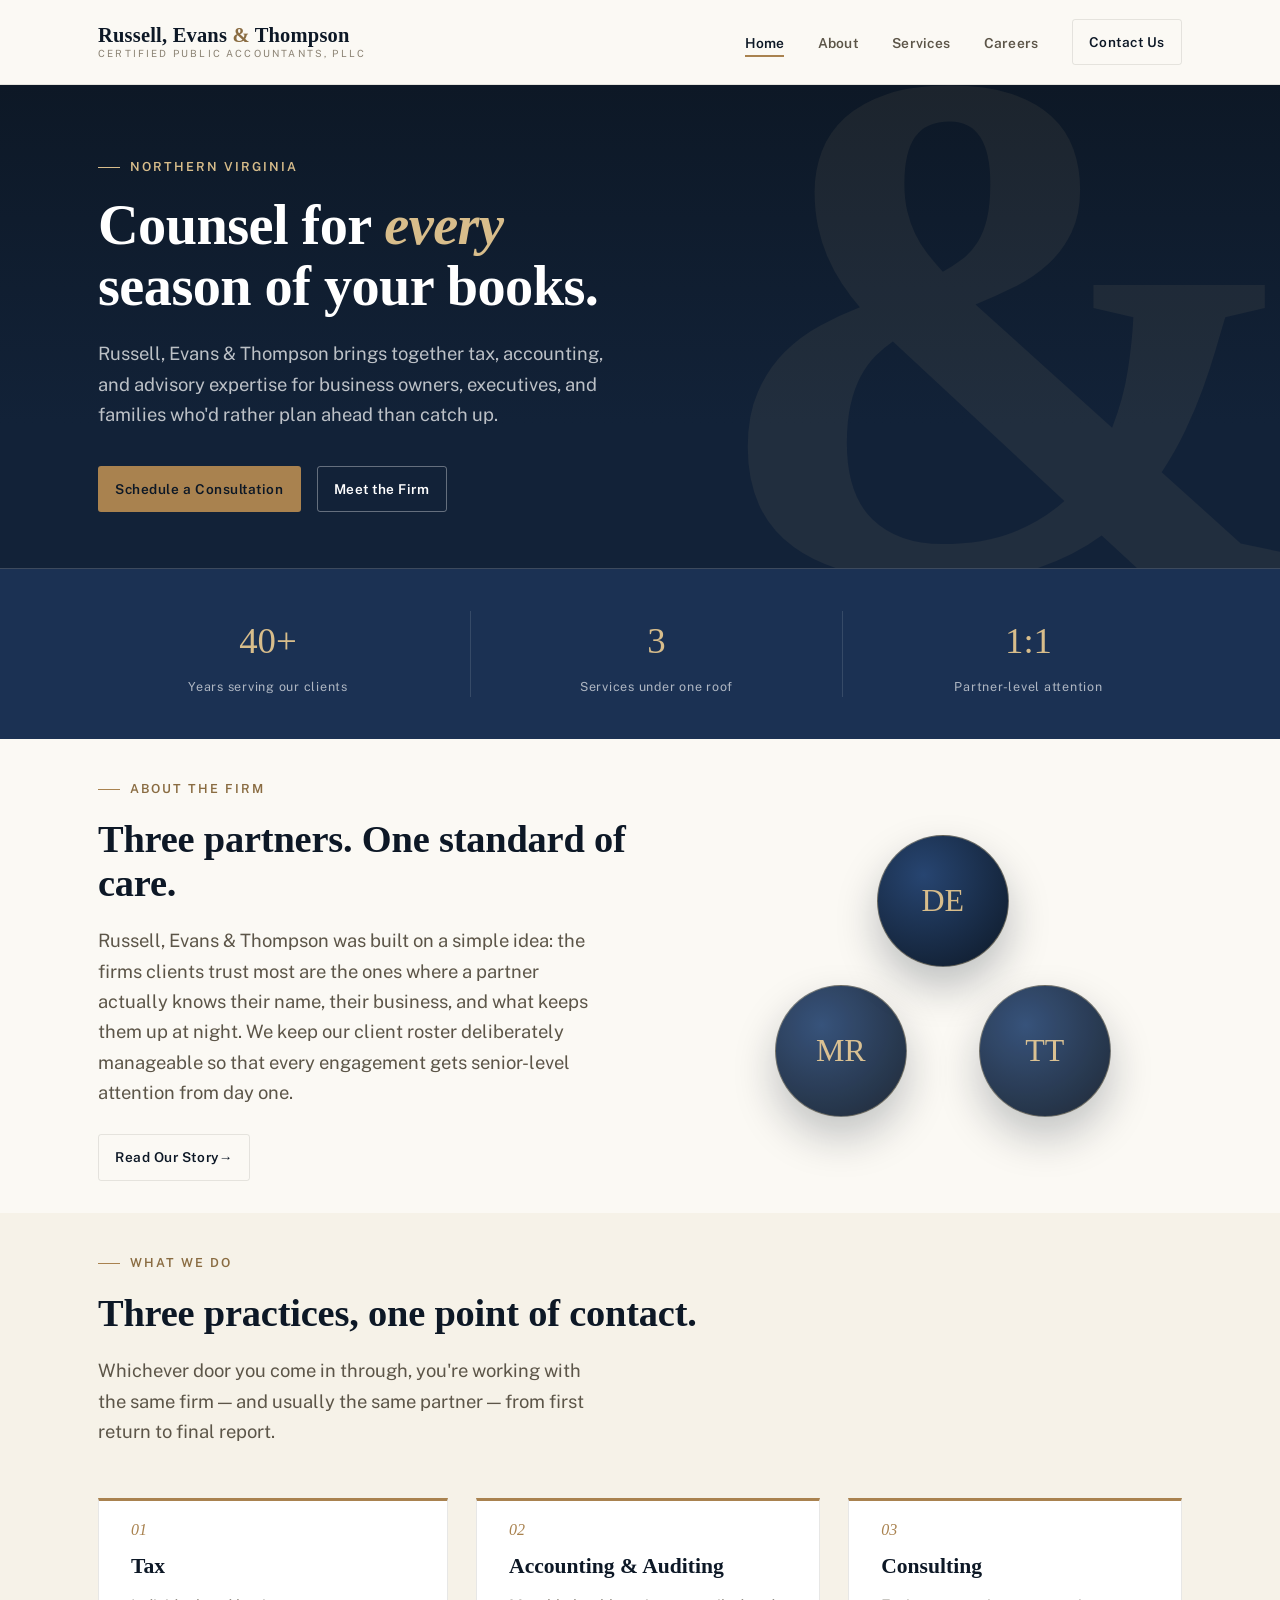
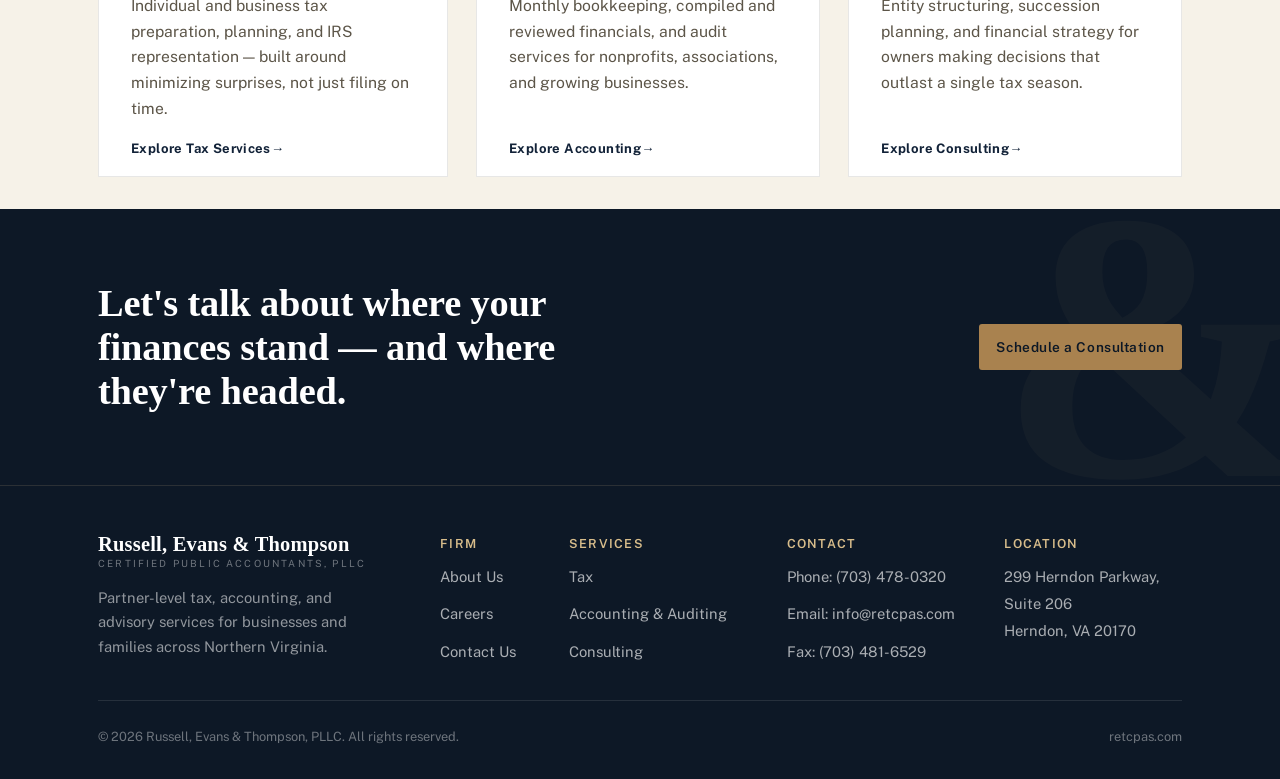
<file: index.html>
<!DOCTYPE html>
<html lang="en">
<head>
<meta charset="UTF-8">
<meta name="viewport" content="width=device-width, initial-scale=1.0">
<title>Russell, Evans & Thompson, PLLC | Certified Public Accountants</title>
<meta name="description" content="Tax, accounting, auditing, and advisory services built on decades of steady, personal counsel.">
<link rel="preconnect" href="https://fonts.googleapis.com">
<link rel="preconnect" href="https://fonts.gstatic.com" crossorigin>
<link href="https://fonts.googleapis.com/css2?family=Fraunces:ital,wght@0,500;0,600;1,500&family=Public+Sans:wght@400;500;600;700&display=swap" rel="stylesheet">
<link rel="stylesheet" href="css/style.css">
</head>
<body>

<header class="site-header">
  <div class="container">
    <a href="index.html" class="logo">
      <span class="logo-name">Russell, Evans <span>&amp;</span> Thompson</span>
      <span class="logo-sub">Certified Public Accountants, PLLC</span>
    </a>
    <nav class="main-nav">
      <ul>
        <li><a class="nav-link" href="index.html">Home</a></li>
        <li><a class="nav-link" href="about.html">About</a></li>
        <li class="has-dropdown">
          <a class="nav-link" href="tax.html">Services</a>
          <div class="dropdown">
            <a href="tax.html">Tax</a>
            <a href="accounting-auditing.html">Accounting &amp; Auditing</a>
            <a href="consulting.html">Consulting</a>
          </div>
        </li>
        <li><a class="nav-link" href="careers.html">Careers</a></li>
      </ul>
      <a href="contact.html" class="btn btn-outline-dark nav-cta">Contact Us</a>
    </nav>
    <button class="nav-toggle" aria-label="Toggle menu" aria-expanded="false"><span></span></button>
  </div>
</header>

<section class="hero">
  <span class="hero-amp" aria-hidden="true">&amp;</span>
  <div class="container">
    <div class="hero-content">
      <span class="eyebrow hero-eyebrow"> Northern Virginia</span>
      <h1>Counsel for <em>every</em><br>season of your books.</h1>
      <p class="lede">Russell, Evans &amp; Thompson brings together tax, accounting, and advisory expertise for business owners, executives, and families who'd rather plan ahead than catch up.</p>
      <div class="hero-actions">
        <a href="contact.html" class="btn btn-primary">Schedule a Consultation</a>
        <a href="about.html" class="btn btn-outline">Meet the Firm</a>
      </div>
    </div>
  </div>
</section>

<div class="stat-strip">
  <div class="container">
    <div class="stat">
      <span class="num">40+</span>
      <span class="label">Years serving our clients</span>
    </div>
    <div class="stat">
      <span class="num">3</span>
      <span class="label">Services under one roof</span>
    </div>
    <div class="stat">
      <span class="num">1:1</span>
      <span class="label">Partner-level attention</span>
    </div>
  </div>
</div>

<section>
  <div class="container two-col">
    <div>
      <span class="eyebrow">About the Firm</span>
      <h2 style="margin: 1.1rem 0 1.3rem;">Three partners. One standard of care.</h2>
      <p class="lede" style="margin-bottom: 1.6rem;">Russell, Evans &amp; Thompson was built on a simple idea: the firms clients trust most are the ones where a partner actually knows their name, their business, and what keeps them up at night. We keep our client roster deliberately manageable so that every engagement gets senior-level attention from day one.</p>
      <a href="about.html" class="btn btn-outline-dark btn-arrow">Read Our Story</a>
    </div>
    <div class="monogram-trio" aria-hidden="true">
      <div class="monogram">MR</div>
      <div class="monogram">DE</div>
      <div class="monogram">TT</div>
    </div>
  </div>
</section>

<section class="section-cream">
  <div class="container">
    <div class="section-head">
      <span class="eyebrow">What We Do</span>
      <h2 style="margin: 1.1rem 0 1.3rem;">Three practices, one point of contact.</h2>
      <p class="lede">Whichever door you come in through, you're working with the same firm — and usually the same partner — from first return to final report.</p>
    </div>
    <div class="card-grid">
      <div class="service-card">
        <span class="index">01</span>
        <h3>Tax</h3>
        <p>Individual and business tax preparation, planning, and IRS representation — built around minimizing surprises, not just filing on time.</p>
        <a href="tax.html" class="card-link">Explore Tax Services</a>
      </div>
      <div class="service-card">
        <span class="index">02</span>
        <h3>Accounting &amp; Auditing</h3>
        <p>Monthly bookkeeping, compiled and reviewed financials, and audit services for nonprofits, associations, and growing businesses.</p>
        <a href="accounting-auditing.html" class="card-link">Explore Accounting</a>
      </div>
      <div class="service-card">
        <span class="index">03</span>
        <h3>Consulting</h3>
        <p>Entity structuring, succession planning, and financial strategy for owners making decisions that outlast a single tax season.</p>
        <a href="consulting.html" class="card-link">Explore Consulting</a>
      </div>
    </div>
  </div>
</section>
<!-- 
<section>
  <div class="container">
    <div class="section-head">
      <span class="eyebrow">Leadership</span>
      <h2 style="margin: 1.1rem 0 1.3rem;">Meet the Partners</h2>
    </div>
    <div class="team-grid">
      <div class="team-card">
        <div class="avatar">MR</div>
        <h4>Margaret Russell</h4>
        <span class="role">Managing Partner</span>
        <p class="bio">Leads the firm's tax practice with a focus on closely held businesses and multi-generational family planning.</p>
        <span class="creds">CPA</span>
      </div>
      <div class="team-card">
        <div class="avatar">DE</div>
        <h4>David Evans</h4>
        <span class="role">Partner, Audit &amp; Assurance</span>
        <p class="bio">Oversees audit and review engagements for nonprofits, associations, and privately held companies.</p>
        <span class="creds">CPA, CFE</span>
      </div>
      <div class="team-card">
        <div class="avatar">TT</div>
        <h4>Thomas Thompson</h4>
        <span class="role">Partner, Advisory</span>
        <p class="bio">Advises owners on entity structure, succession, and the financial decisions that shape a business's next decade.</p>
        <span class="creds">CPA, CVA</span>
      </div>
    </div>
    <p style="text-align:center; margin-top: 2.6rem;"><a href="about.html" class="btn btn-outline-dark btn-arrow">Meet the Full Team</a></p>
  </div>
</section> -->

<section class="cta-banner">
  <span class="hero-amp" aria-hidden="true" style="font-size: 24rem; opacity: 0.5;">&amp;</span>
  <div class="container">
    <h2>Let's talk about where your finances stand — and where they're headed.</h2>
    <a href="contact.html" class="btn btn-primary">Schedule a Consultation</a>
  </div>
</section>

<footer class="site-footer">
  <div class="container">
    <div class="footer-grid">
      <div>
        <a href="index.html" class="logo">
          <span class="logo-name">Russell, Evans &amp; Thompson</span>
          <span class="logo-sub">Certified Public Accountants, PLLC</span>
        </a>
        <p class="footer-about">Partner-level tax, accounting, and advisory services for businesses and families across Northern Virginia.</p>
      </div>
      <div class="footer-col">
        <h4>Firm</h4>
        <ul>
          <li><a href="about.html">About Us</a></li>
          <li><a href="careers.html">Careers</a></li>
          <li><a href="contact.html">Contact Us</a></li>
        </ul>
      </div>
      <div class="footer-col">
        <h4>Services</h4>
        <ul>
          <li><a href="tax.html">Tax</a></li>
          <li><a href="accounting-auditing.html">Accounting &amp; Auditing</a></li>
          <li><a href="consulting.html">Consulting</a></li>
        </ul>
      </div>
      <div class="footer-col">
        <h4>Contact</h4>
        <ul>
          <li><a href="tel:7034780320">Phone: (703) 478-0320</a></li>
          <li><a href="mailto:info@retcpas.com">Email: info@retcpas.com</a></li>
          <li><a href="tel:7034816529">Fax: (703) 481-6529</a></li>
        </ul>
      </div>
      <div class="footer-col">
        <h4>Location</h4>
        <ul>
          <li><a href="https://maps.app.goo.gl/bE8forkSp5L4sg2X7" target="_blank" rel="noopener noreferrer">299 Herndon Parkway, Suite 206<br>Herndon, VA 20170</a></li>
        </ul>
      </div>
    </div>
    <div class="footer-bottom">
      <span>© 2026 Russell, Evans &amp; Thompson, PLLC. All rights reserved.</span>
      <span>retcpas.com</span>
    </div>
  </div>
</footer>

<script src="js/main.js"></script>
</body>
</html>
</file>
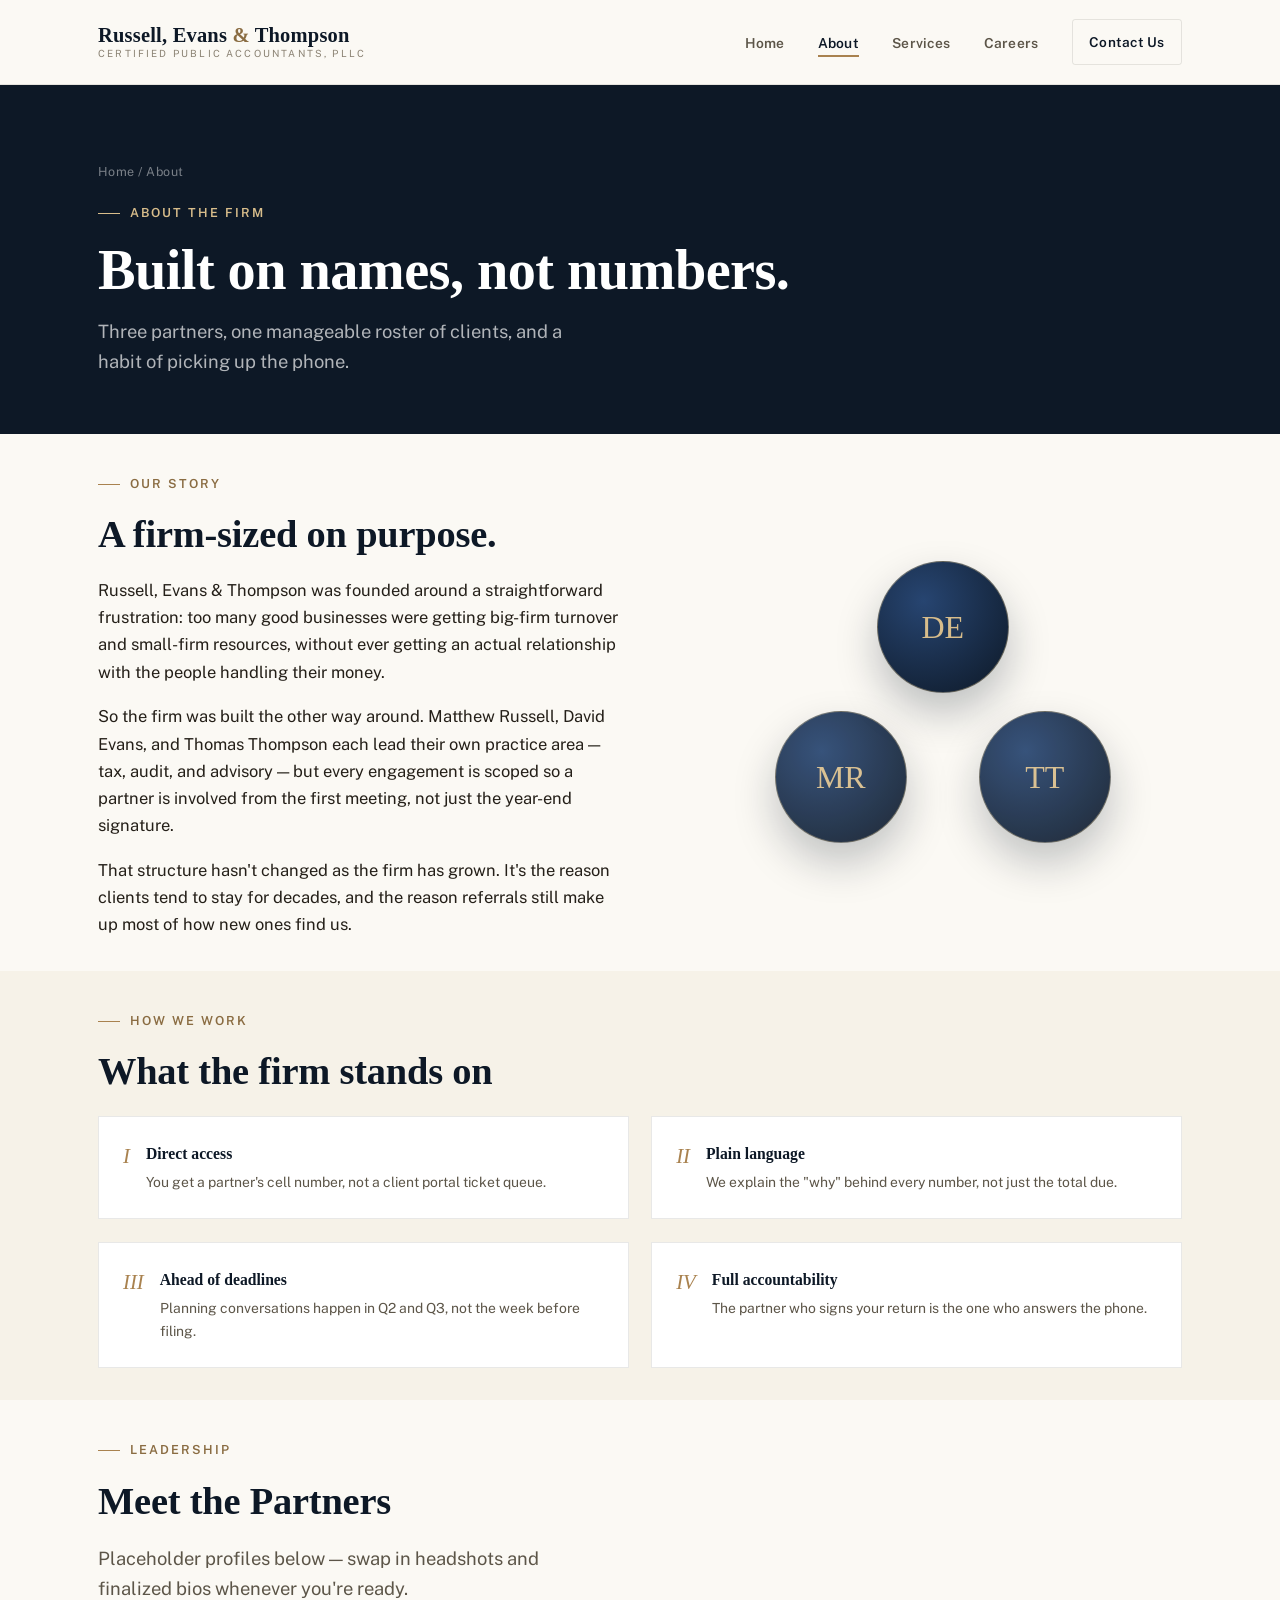
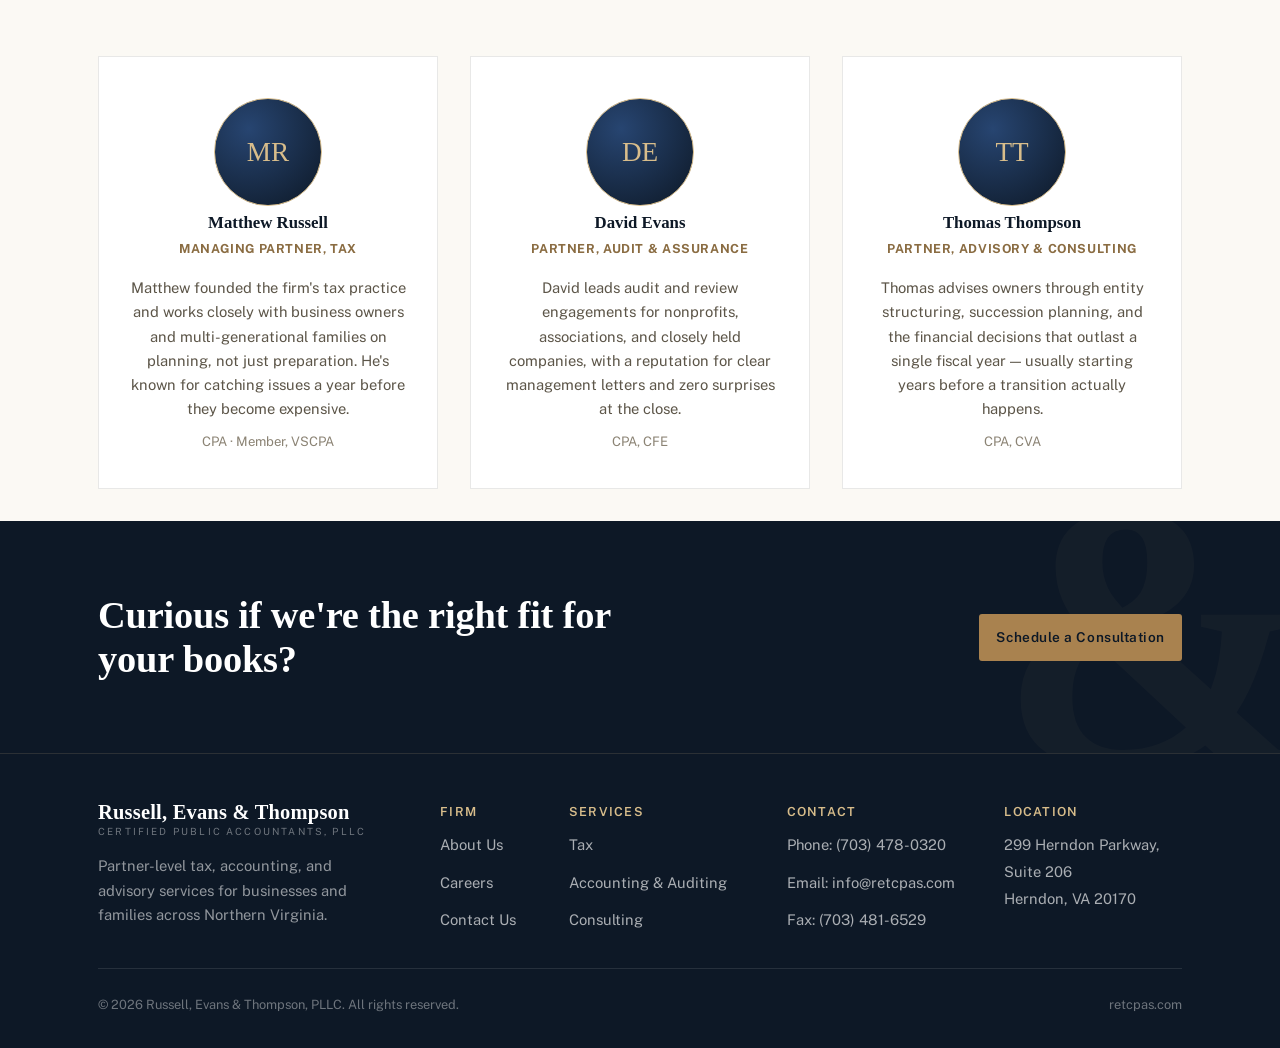
<file: about.html>
<!DOCTYPE html>
<html lang="en">
<head>
<meta charset="UTF-8">
<meta name="viewport" content="width=device-width, initial-scale=1.0">
<title>About Us | Russell, Evans & Thompson, PLLC</title>
<meta name="description" content="Meet the partners and learn the story behind Russell, Evans & Thompson, PLLC.">
<link rel="preconnect" href="https://fonts.googleapis.com">
<link rel="preconnect" href="https://fonts.gstatic.com" crossorigin>
<link href="https://fonts.googleapis.com/css2?family=Fraunces:ital,wght@0,500;0,600;1,500&family=Public+Sans:wght@400;500;600;700&display=swap" rel="stylesheet">
<link rel="stylesheet" href="css/style.css">
</head>
<body>

<header class="site-header">
  <div class="container">
    <a href="index.html" class="logo">
      <span class="logo-name">Russell, Evans <span>&amp;</span> Thompson</span>
      <span class="logo-sub">Certified Public Accountants, PLLC</span>
    </a>
    <nav class="main-nav">
      <ul>
        <li><a class="nav-link" href="index.html">Home</a></li>
        <li><a class="nav-link" href="about.html">About</a></li>
        <li class="has-dropdown">
          <a class="nav-link" href="tax.html">Services</a>
          <div class="dropdown">
            <a href="tax.html">Tax</a>
            <a href="accounting-auditing.html">Accounting &amp; Auditing</a>
            <a href="consulting.html">Consulting</a>
          </div>
        </li>
        <li><a class="nav-link" href="careers.html">Careers</a></li>
      </ul>
      <a href="contact.html" class="btn btn-outline-dark nav-cta">Contact Us</a>
    </nav>
    <button class="nav-toggle" aria-label="Toggle menu" aria-expanded="false"><span></span></button>
  </div>
</header>

<section class="page-hero">
  <div class="container">
    <span class="breadcrumb"><a href="index.html">Home</a> / About</span><br>
    <span class="eyebrow hero-eyebrow" style="margin-top:1.2rem;">About the Firm</span>
    <h1>Built on names, not numbers.</h1>
    <p class="lede">Three partners, one manageable roster of clients, and a habit of picking up the phone.</p>
  </div>
</section>

<section>
  <div class="container two-col">
    <div>
      <span class="eyebrow">Our Story</span>
      <h2 style="margin: 1.1rem 0 1.3rem;">A firm-sized on purpose.</h2>
      <p style="margin-bottom: 1.1rem;">Russell, Evans &amp; Thompson was founded around a straightforward frustration: too many good businesses were getting big-firm turnover and small-firm resources, without ever getting an actual relationship with the people handling their money.</p>
      <p style="margin-bottom: 1.1rem;">So the firm was built the other way around. Matthew Russell, David Evans, and Thomas Thompson each lead their own practice area — tax, audit, and advisory — but every engagement is scoped so a partner is involved from the first meeting, not just the year-end signature.</p>
      <p>That structure hasn't changed as the firm has grown. It's the reason clients tend to stay for decades, and the reason referrals still make up most of how new ones find us.</p>
    </div>
    <div class="monogram-trio" aria-hidden="true">
      <div class="monogram">MR</div>
      <div class="monogram">DE</div>
      <div class="monogram">TT</div>
    </div>
  </div>
</section>

<section class="section-cream">
  <div class="container">
    <div class="section-head" style="margin-bottom: 1.4rem;">
      <span class="eyebrow">How We Work</span>
      <h2 style="margin: 1.1rem 0 0;">What the firm stands on</h2>
    </div>
    <div class="perk-grid">
      <div class="perk-item">
        <span class="glyph">I</span>
        <div><h4>Direct access</h4><p>You get a partner's cell number, not a client portal ticket queue.</p></div>
      </div>
      <div class="perk-item">
        <span class="glyph">II</span>
        <div><h4>Plain language</h4><p>We explain the "why" behind every number, not just the total due.</p></div>
      </div>
      <div class="perk-item">
        <span class="glyph">III</span>
        <div><h4>Ahead of deadlines</h4><p>Planning conversations happen in Q2 and Q3, not the week before filing.</p></div>
      </div>
      <div class="perk-item">
        <span class="glyph">IV</span>
        <div><h4>Full accountability</h4><p>The partner who signs your return is the one who answers the phone.</p></div>
      </div>
    </div>
  </div>
</section>

<section>
  <div class="container">
    <div class="section-head">
      <span class="eyebrow">Leadership</span>
      <h2 style="margin: 1.1rem 0 1.3rem;">Meet the Partners</h2>
      <p class="lede">Placeholder profiles below — swap in headshots and finalized bios whenever you're ready.</p>
    </div>
    <div class="team-grid">
      <div class="team-card">
        <div class="avatar" style="margin: 0 auto 0.2rem;">MR</div>
        <h4>Matthew Russell</h4>
        <span class="role">Managing Partner, Tax</span>
        <p class="bio">Matthew founded the firm's tax practice and works closely with business owners and multi-generational families on planning, not just preparation. He's known for catching issues a year before they become expensive.</p>
        <span class="creds">CPA · Member, VSCPA</span>
      </div>
      <div class="team-card">
        <div class="avatar" style="margin: 0 auto 0.2rem;">DE</div>
        <h4>David Evans</h4>
        <span class="role">Partner, Audit &amp; Assurance</span>
        <p class="bio">David leads audit and review engagements for nonprofits, associations, and closely held companies, with a reputation for clear management letters and zero surprises at the close.</p>
        <span class="creds">CPA, CFE</span>
      </div>
      <div class="team-card">
        <div class="avatar" style="margin: 0 auto 0.2rem;">TT</div>
        <h4>Thomas Thompson</h4>
        <span class="role">Partner, Advisory &amp; Consulting</span>
        <p class="bio">Thomas advises owners through entity structuring, succession planning, and the financial decisions that outlast a single fiscal year — usually starting years before a transition actually happens.</p>
        <span class="creds">CPA, CVA</span>
      </div>
    </div>
  </div>
</section>

<section class="cta-banner">
  <span class="hero-amp" aria-hidden="true" style="font-size: 24rem; opacity: 0.5;">&amp;</span>
  <div class="container">
    <h2>Curious if we're the right fit for your books?</h2>
    <a href="contact.html" class="btn btn-primary">Schedule a Consultation</a>
  </div>
</section>

<footer class="site-footer">
  <div class="container">
    <div class="footer-grid">
      <div>
        <a href="index.html" class="logo">
          <span class="logo-name">Russell, Evans &amp; Thompson</span>
          <span class="logo-sub">Certified Public Accountants, PLLC</span>
        </a>
        <p class="footer-about">Partner-level tax, accounting, and advisory services for businesses and families across Northern Virginia.</p>
      </div>
      <div class="footer-col">
        <h4>Firm</h4>
        <ul>
          <li><a href="about.html">About Us</a></li>
          <li><a href="careers.html">Careers</a></li>
          <li><a href="contact.html">Contact Us</a></li>
        </ul>
      </div>
      <div class="footer-col">
        <h4>Services</h4>
        <ul>
          <li><a href="tax.html">Tax</a></li>
          <li><a href="accounting-auditing.html">Accounting &amp; Auditing</a></li>
          <li><a href="consulting.html">Consulting</a></li>
        </ul>
      </div>
      <div class="footer-col">
        <h4>Contact</h4>
        <ul>
          <li><a href="tel:7034780320">Phone: (703) 478-0320</a></li>
          <li><a href="mailto:info@retcpas.com">Email: info@retcpas.com</a></li>
          <li><a href="tel:7034816529">Fax: (703) 481-6529</a></li>
        </ul>
      </div>
      <div class="footer-col">
        <h4>Location</h4>
        <ul>
          <li><a href="https://maps.app.goo.gl/bE8forkSp5L4sg2X7" target="_blank" rel="noopener noreferrer">299 Herndon Parkway, Suite 206<br>Herndon, VA 20170</a></li>
        </ul>
      </div>
    </div>
    <div class="footer-bottom">
      <span>© 2026 Russell, Evans &amp; Thompson, PLLC. All rights reserved.</span>
      <span>retcpas.com</span>
    </div>
  </div>
</footer>

<script src="js/main.js"></script>
</body>
</html>
</file>
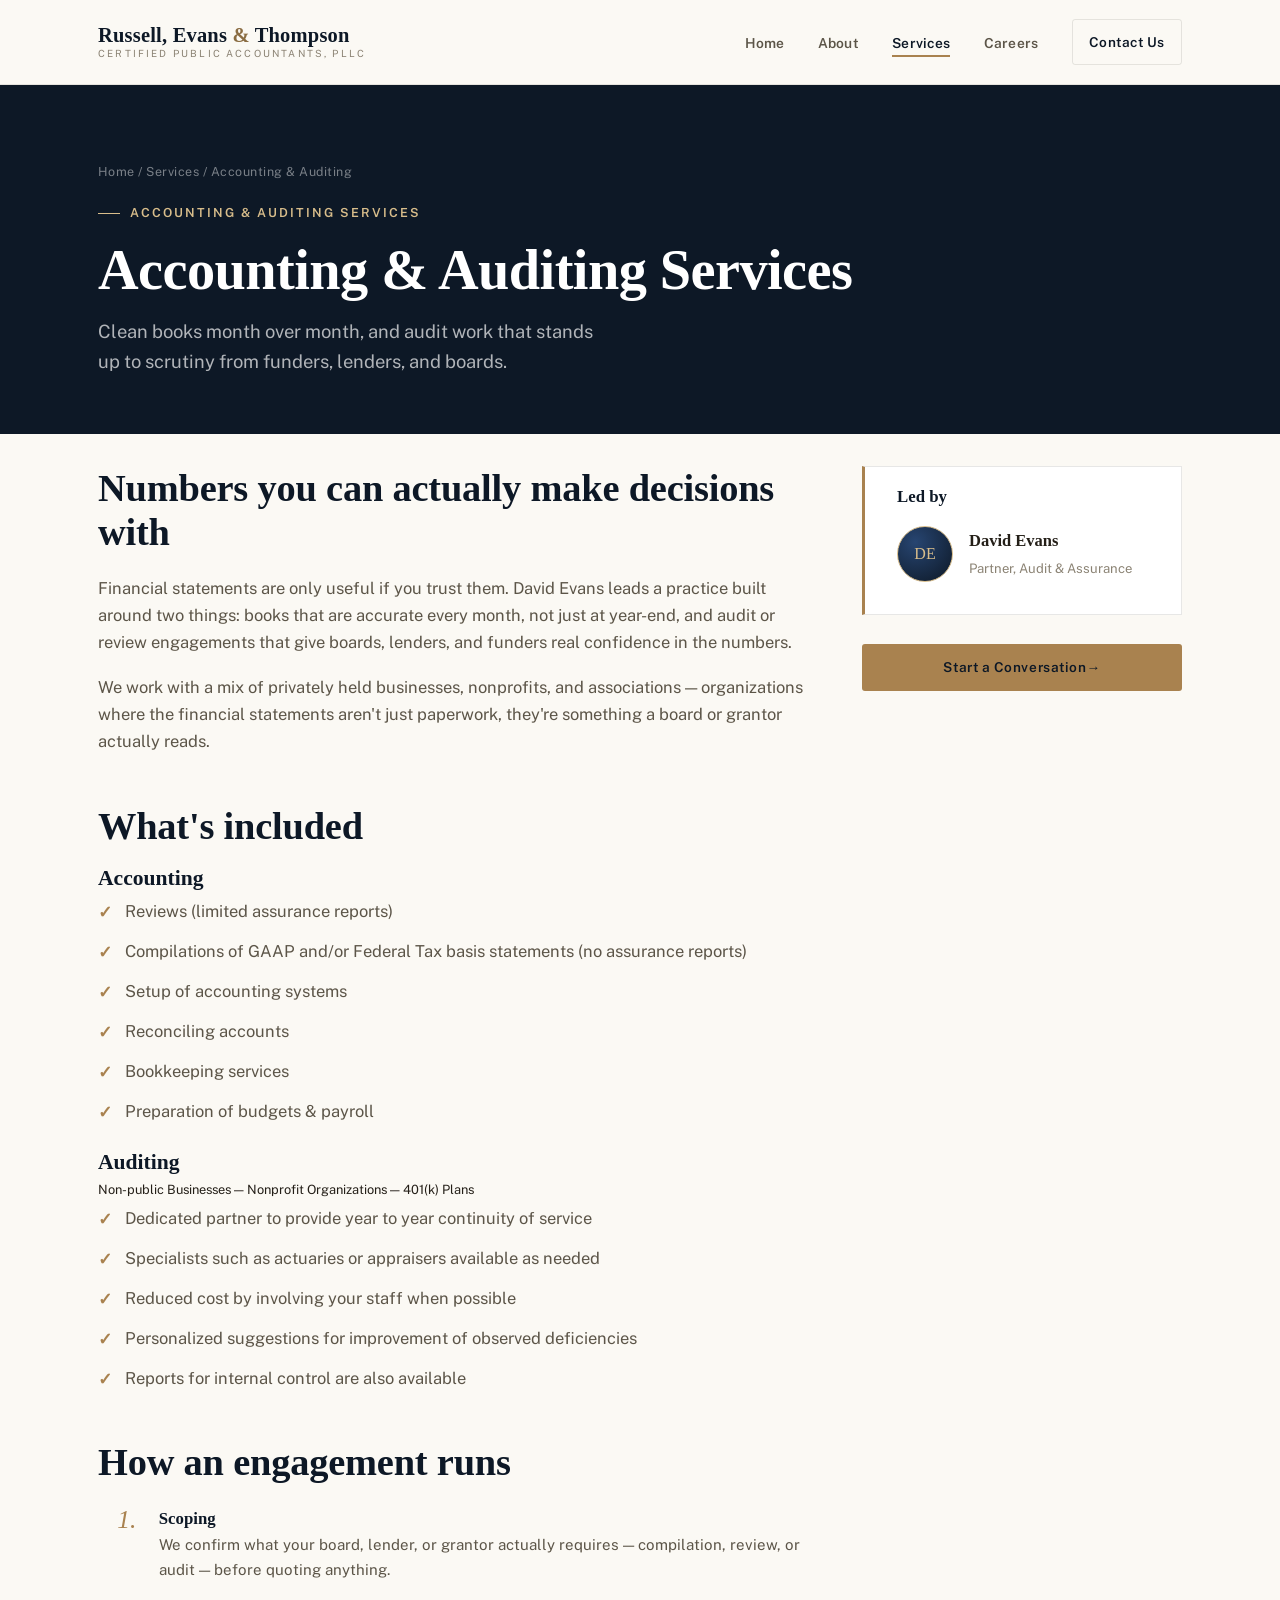
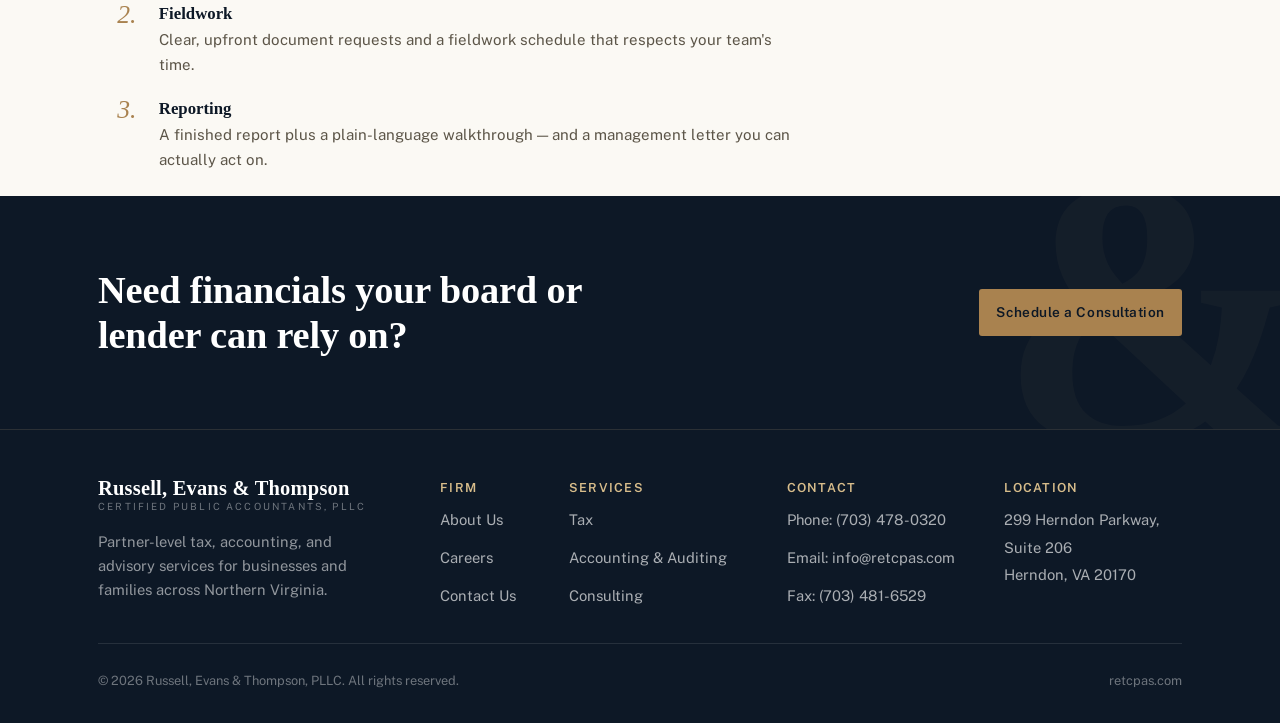
<file: accounting-auditing.html>
<!DOCTYPE html>
<html lang="en">
<head>
<meta charset="UTF-8">
<meta name="viewport" content="width=device-width, initial-scale=1.0">
<title>Accounting & Auditing | Russell, Evans & Thompson, PLLC</title>
<meta name="description" content="Bookkeeping, compiled and reviewed financials, and audit services for nonprofits, associations, and growing businesses.">
<link rel="preconnect" href="https://fonts.googleapis.com">
<link rel="preconnect" href="https://fonts.gstatic.com" crossorigin>
<link href="https://fonts.googleapis.com/css2?family=Fraunces:ital,wght@0,500;0,600;1,500&family=Public+Sans:wght@400;500;600;700&display=swap" rel="stylesheet">
<link rel="stylesheet" href="css/style.css">
</head>
<body>

<header class="site-header">
  <div class="container">
    <a href="index.html" class="logo">
      <span class="logo-name">Russell, Evans <span>&amp;</span> Thompson</span>
      <span class="logo-sub">Certified Public Accountants, PLLC</span>
    </a>
    <nav class="main-nav">
      <ul>
        <li><a class="nav-link" href="index.html">Home</a></li>
        <li><a class="nav-link" href="about.html">About</a></li>
        <li class="has-dropdown">
          <a class="nav-link" href="tax.html">Services</a>
          <div class="dropdown">
            <a href="tax.html">Tax</a>
            <a href="accounting-auditing.html">Accounting &amp; Auditing</a>
            <a href="consulting.html">Consulting</a>
          </div>
        </li>
        <li><a class="nav-link" href="careers.html">Careers</a></li>
      </ul>
      <a href="contact.html" class="btn btn-outline-dark nav-cta">Contact Us</a>
    </nav>
    <button class="nav-toggle" aria-label="Toggle menu" aria-expanded="false"><span></span></button>
  </div>
</header>

<section class="page-hero">
  <div class="container">
    <span class="breadcrumb"><a href="index.html">Home</a> / Services / Accounting &amp; Auditing</span><br>
    <span class="eyebrow hero-eyebrow" style="margin-top:1.2rem;">Accounting &amp; Auditing Services</span>
    <h1>Accounting &amp; Auditing Services</h1>
    <p class="lede">Clean books month over month, and audit work that stands up to scrutiny from funders, lenders, and boards.</p>
  </div>
</section>

<section>
  <div class="container service-layout">
    <div class="content-block">
      <h2 style="margin-bottom: 1.3rem;">Numbers you can actually make decisions with</h2>
      <p>Financial statements are only useful if you trust them. David Evans leads a practice built around two things: books that are accurate every month, not just at year-end, and audit or review engagements that give boards, lenders, and funders real confidence in the numbers.</p>
      <p>We work with a mix of privately held businesses, nonprofits, and associations — organizations where the financial statements aren't just paperwork, they're something a board or grantor actually reads.</p>

      <h2 style="margin-top: 3rem;">What's included</h2>
      <h3 style="margin-top: 1rem; margin-bottom: -1rem;">Accounting</h3>
        <ul class="check-list">
          <li>Reviews (limited assurance reports)</li>
          <li>Compilations of GAAP and/or Federal Tax basis statements (no assurance reports)</li>
          <li>Setup of accounting systems</li>
          <li>Reconciling accounts</li>
          <li>Bookkeeping services</li>
          <li>Preparation of budgets &amp; payroll</li>
        </ul>
      <h3 style="margin-top: 1rem; margin-bottom: -1rem;">Auditing</h3>
      <p style="margin-top:1.2rem; color: var(--ink); font-size: 0.8rem; margin-bottom: -1.1rem;">Non-public Businesses   —   Nonprofit Organizations   —   401(k) Plans</p>
        <ul class="check-list">
          <li>Dedicated partner to provide year to year continuity of service</li>
          <li>Specialists such as actuaries or appraisers available as needed</li>
          <li>Reduced cost by involving your staff when possible</li>
          <li>Personalized suggestions for improvement of observed deficiencies</li>
          <li>Reports for internal control are also available</li>
        </ul>
      <h2 style="margin-top: 3rem;">How an engagement runs</h2>
      <div class="process-list">
        <div class="process-step">
          <span class="process-num">1.</span>
          <div><h4>Scoping</h4><p>We confirm what your board, lender, or grantor actually requires — compilation, review, or audit — before quoting anything.</p></div>
        </div>
        <div class="process-step">
          <span class="process-num">2.</span>
          <div><h4>Fieldwork</h4><p>Clear, upfront document requests and a fieldwork schedule that respects your team's time.</p></div>
        </div>
        <div class="process-step">
          <span class="process-num">3.</span>
          <div><h4>Reporting</h4><p>A finished report plus a plain-language walkthrough — and a management letter you can actually act on.</p></div>
        </div>
      </div>
    </div>

    <aside>
      <!-- <div class="sidebar-card">
        <h4>Who this is for</h4>
        <ul>
          <li>Nonprofits &amp; associations</li>
          <li>Privately held businesses</li>
          <li>Organizations with lender or grantor reporting requirements</li>
          <li>Boards needing independent review</li>
        </ul>
      </div> -->
      <div class="sidebar-card">
        <h4>Led by</h4>
        <div style="display:flex; gap: 1rem; align-items:center;">
          <div class="avatar" style="width:56px;height:56px;font-size:1rem;">DE</div>
          <div>
            <strong style="font-family: var(--font-display); display:block;">David Evans</strong>
            <span style="font-size:0.82rem; color: var(--ink-faint);">Partner, Audit &amp; Assurance</span>
          </div>
        </div>
      </div>
      <a href="contact.html" class="btn btn-primary btn-arrow" style="margin-top: 1.8rem; width:100%; justify-content:center;">Start a Conversation</a>
    </aside>
  </div>
</section>

<section class="cta-banner">
  <span class="hero-amp" aria-hidden="true" style="font-size: 24rem; opacity: 0.5;">&amp;</span>
  <div class="container">
    <h2>Need financials your board or lender can rely on?</h2>
    <a href="contact.html" class="btn btn-primary">Schedule a Consultation</a>
  </div>
</section>

<footer class="site-footer">
  <div class="container">
    <div class="footer-grid">
      <div>
        <a href="index.html" class="logo">
          <span class="logo-name">Russell, Evans &amp; Thompson</span>
          <span class="logo-sub">Certified Public Accountants, PLLC</span>
        </a>
        <p class="footer-about">Partner-level tax, accounting, and advisory services for businesses and families across Northern Virginia.</p>
      </div>
      <div class="footer-col">
        <h4>Firm</h4>
        <ul>
          <li><a href="about.html">About Us</a></li>
          <li><a href="careers.html">Careers</a></li>
          <li><a href="contact.html">Contact Us</a></li>
        </ul>
      </div>
      <div class="footer-col">
        <h4>Services</h4>
        <ul>
          <li><a href="tax.html">Tax</a></li>
          <li><a href="accounting-auditing.html">Accounting &amp; Auditing</a></li>
          <li><a href="consulting.html">Consulting</a></li>
        </ul>
      </div>
      <div class="footer-col">
        <h4>Contact</h4>
        <ul>
          <li><a href="tel:7034780320">Phone: (703) 478-0320</a></li>
          <li><a href="mailto:info@retcpas.com">Email: info@retcpas.com</a></li>
          <li><a href="tel:7034816529">Fax: (703) 481-6529</a></li>
        </ul>
      </div>
      <div class="footer-col">
        <h4>Location</h4>
        <ul>
          <li><a href="https://maps.app.goo.gl/bE8forkSp5L4sg2X7" target="_blank" rel="noopener noreferrer">299 Herndon Parkway, Suite 206<br>Herndon, VA 20170</a></li>
        </ul>
      </div>
    </div>
    <div class="footer-bottom">
      <span>© 2026 Russell, Evans &amp; Thompson, PLLC. All rights reserved.</span>
      <span>retcpas.com</span>
    </div>
  </div>
</footer>

<script src="js/main.js"></script>
</body>
</html>
</file>
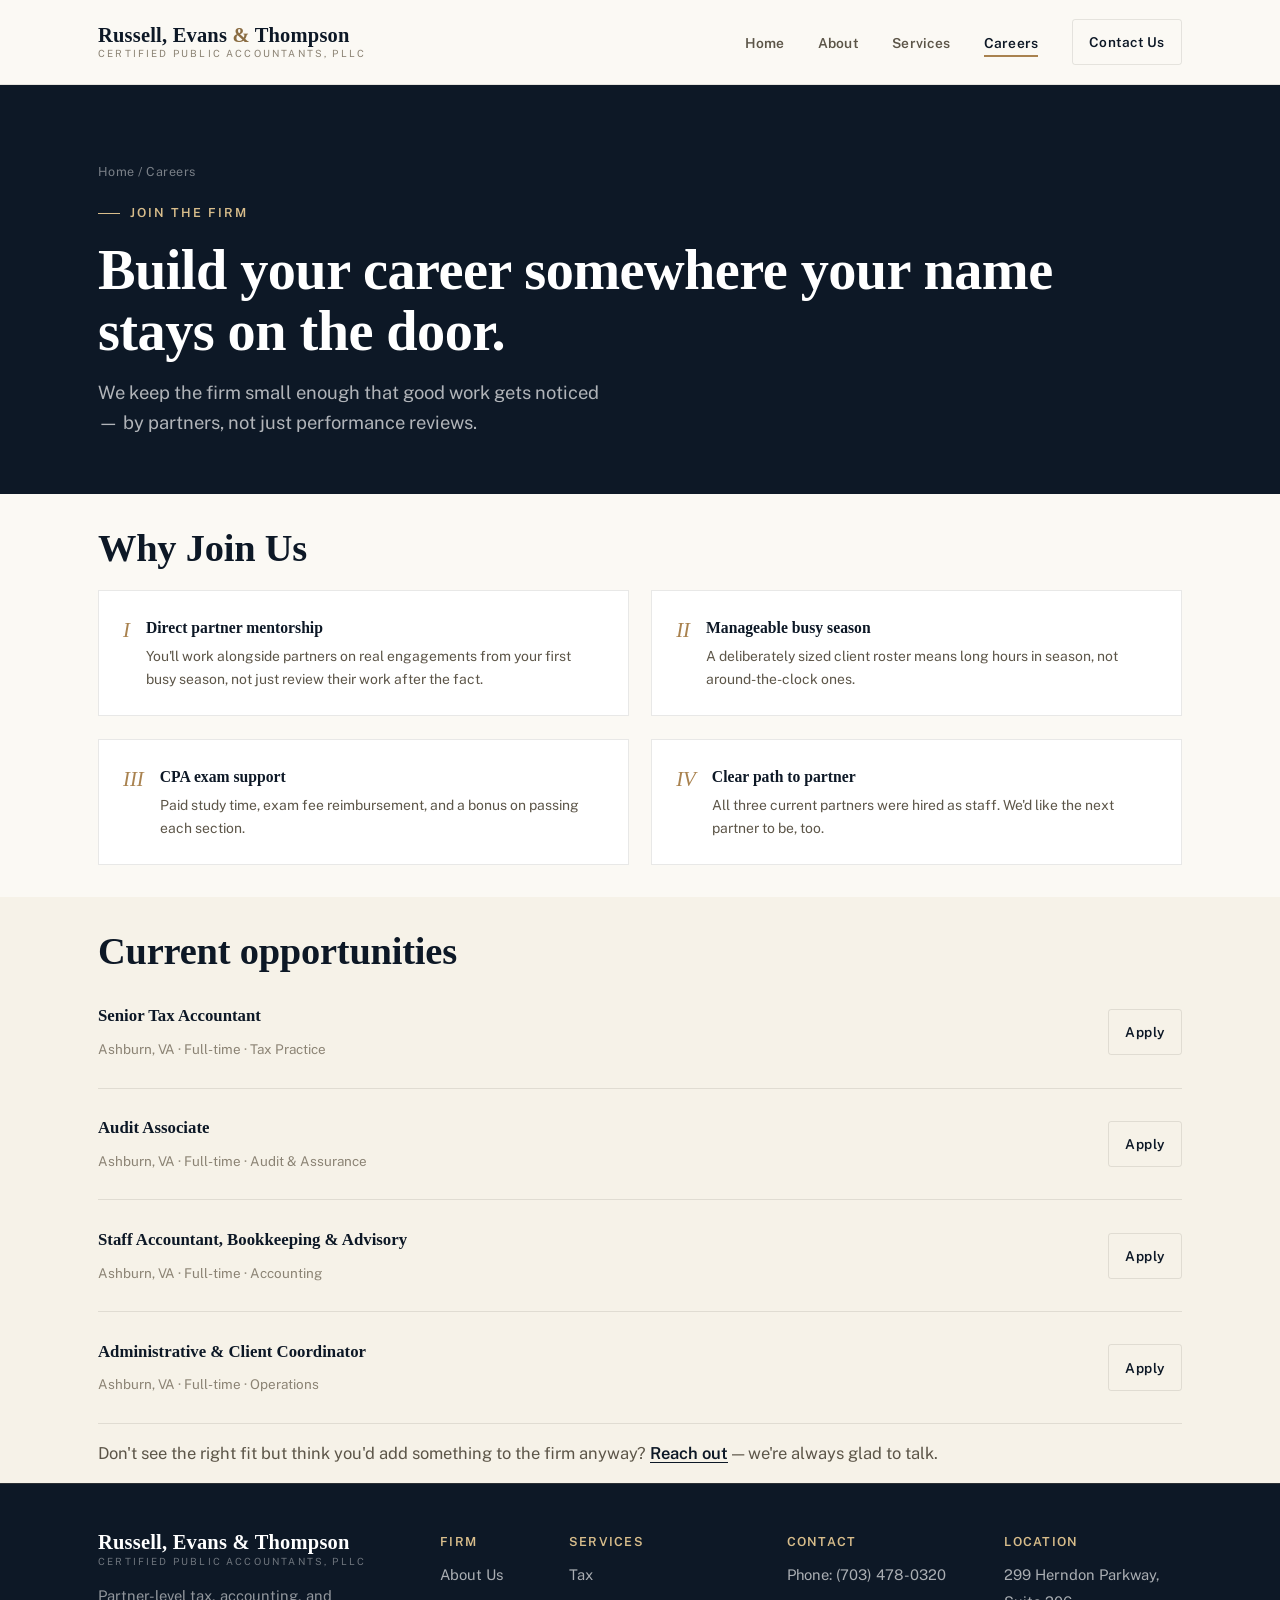
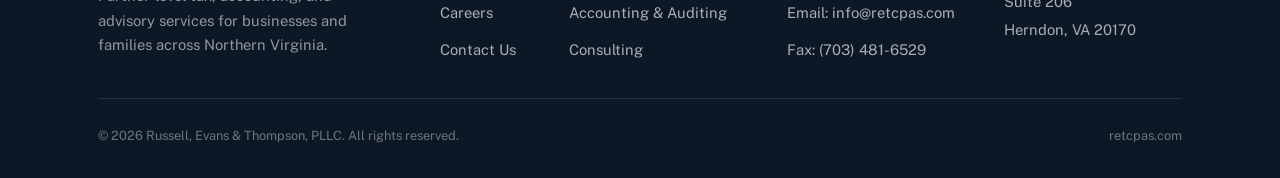
<file: careers.html>
<!DOCTYPE html>
<html lang="en">
<head>
<meta charset="UTF-8">
<meta name="viewport" content="width=device-width, initial-scale=1.0">
<title>Careers | Russell, Evans & Thompson, PLLC</title>
<meta name="description" content="Current job opportunities at Russell, Evans & Thompson, PLLC.">
<link rel="preconnect" href="https://fonts.googleapis.com">
<link rel="preconnect" href="https://fonts.gstatic.com" crossorigin>
<link href="https://fonts.googleapis.com/css2?family=Fraunces:ital,wght@0,500;0,600;1,500&family=Public+Sans:wght@400;500;600;700&display=swap" rel="stylesheet">
<link rel="stylesheet" href="css/style.css">
</head>
<body>

<header class="site-header">
  <div class="container">
    <a href="index.html" class="logo">
      <span class="logo-name">Russell, Evans <span>&amp;</span> Thompson</span>
      <span class="logo-sub">Certified Public Accountants, PLLC</span>
    </a>
    <nav class="main-nav">
      <ul>
        <li><a class="nav-link" href="index.html">Home</a></li>
        <li><a class="nav-link" href="about.html">About</a></li>
        <li class="has-dropdown">
          <a class="nav-link" href="tax.html">Services</a>
          <div class="dropdown">
            <a href="tax.html">Tax</a>
            <a href="accounting-auditing.html">Accounting &amp; Auditing</a>
            <a href="consulting.html">Consulting</a>
          </div>
        </li>
        <li><a class="nav-link active" href="careers.html">Careers</a></li>
      </ul>
      <a href="contact.html" class="btn btn-outline-dark nav-cta">Contact Us</a>
    </nav>
    <button class="nav-toggle" aria-label="Toggle menu" aria-expanded="false"><span></span></button>
  </div>
</header>

<section class="page-hero">
  <div class="container">
    <span class="breadcrumb"><a href="index.html">Home</a> / Careers</span><br>
    <span class="eyebrow hero-eyebrow" style="margin-top:1.2rem;">Join the Firm</span>
    <h1>Build your career somewhere your name stays on the door.</h1>
    <p class="lede">We keep the firm small enough that good work gets noticed — by partners, not just performance reviews.</p>
  </div>
</section>

<section>
  <div class="container">
    <div class="section-head">
      <h2 style="margin-bottom: -2rem;">Why Join Us</h2>
    </div>
    <div class="perk-grid">
      <div class="perk-item">
        <span class="glyph">I</span>
        <div><h4>Direct partner mentorship</h4><p>You'll work alongside partners on real engagements from your first busy season, not just review their work after the fact.</p></div>
      </div>
      <div class="perk-item">
        <span class="glyph">II</span>
        <div><h4>Manageable busy season</h4><p>A deliberately sized client roster means long hours in season, not around-the-clock ones.</p></div>
      </div>
      <div class="perk-item">
        <span class="glyph">III</span>
        <div><h4>CPA exam support</h4><p>Paid study time, exam fee reimbursement, and a bonus on passing each section.</p></div>
      </div>
      <div class="perk-item">
        <span class="glyph">IV</span>
        <div><h4>Clear path to partner</h4><p>All three current partners were hired as staff. We'd like the next partner to be, too.</p></div>
      </div>
    </div>
  </div>
</section>

<section class="section-cream">
  <div class="container">
    <div class="section-head">
      <h2 style="margin-bottom: -3rem;">Current opportunities</h2>
    </div>

    <div class="opening-row">
      <div class="opening-title">
        <h4>Senior Tax Accountant</h4>
        <span class="opening-meta">Ashburn, VA · Full-time · Tax Practice</span>
      </div>
      <a href="#" class="btn btn-outline-dark">Apply</a>
    </div>
    <div class="opening-row">
      <div class="opening-title">
        <h4>Audit Associate</h4>
        <span class="opening-meta">Ashburn, VA · Full-time · Audit &amp; Assurance</span>
      </div>
      <a href="#" class="btn btn-outline-dark">Apply</a>
    </div>
    <div class="opening-row">
      <div class="opening-title">
        <h4>Staff Accountant, Bookkeeping &amp; Advisory</h4>
        <span class="opening-meta">Ashburn, VA · Full-time · Accounting</span>
      </div>
      <a href="#" class="btn btn-outline-dark">Apply</a>
    </div>
    <div class="opening-row">
      <div class="opening-title">
        <h4>Administrative &amp; Client Coordinator</h4>
        <span class="opening-meta">Ashburn, VA · Full-time · Operations</span>
      </div>
      <a href="#" class="btn btn-outline-dark">Apply</a>
    </div>

    <p style="margin-top: 1rem; margin-bottom: -1rem; color: var(--ink-soft);">Don't see the right fit but think you'd add something to the firm anyway? <a href="contact.html?interest=careers" style="color: var(--navy-950); font-weight:600; text-decoration: underline; text-underline-offset: 3px;">Reach out</a> — we're always glad to talk.</p>
  </div>
</section>

<footer class="site-footer">
  <div class="container">
    <div class="footer-grid">
      <div>
        <a href="index.html" class="logo">
          <span class="logo-name">Russell, Evans &amp; Thompson</span>
          <span class="logo-sub">Certified Public Accountants, PLLC</span>
        </a>
        <p class="footer-about">Partner-level tax, accounting, and advisory services for businesses and families across Northern Virginia.</p>
      </div>
      <div class="footer-col">
        <h4>Firm</h4>
        <ul>
          <li><a href="about.html">About Us</a></li>
          <li><a href="careers.html">Careers</a></li>
          <li><a href="contact.html">Contact Us</a></li>
        </ul>
      </div>
      <div class="footer-col">
        <h4>Services</h4>
        <ul>
          <li><a href="tax.html">Tax</a></li>
          <li><a href="accounting-auditing.html">Accounting &amp; Auditing</a></li>
          <li><a href="consulting.html">Consulting</a></li>
        </ul>
      </div>
      <div class="footer-col">
        <h4>Contact</h4>
        <ul>
          <li><a href="tel:7034780320">Phone: (703) 478-0320</a></li>
          <li><a href="mailto:info@retcpas.com">Email: info@retcpas.com</a></li>
          <li><a href="tel:7034816529">Fax: (703) 481-6529</a></li>
        </ul>
      </div>
      <div class="footer-col">
        <h4>Location</h4>
        <ul>
          <li><a href="https://maps.app.goo.gl/bE8forkSp5L4sg2X7" target="_blank" rel="noopener noreferrer">299 Herndon Parkway, Suite 206<br>Herndon, VA 20170</a></li>
        </ul>
      </div>
    </div>
    <div class="footer-bottom">
      <span>© 2026 Russell, Evans &amp; Thompson, PLLC. All rights reserved.</span>
      <span>retcpas.com</span>
    </div>
  </div>
</footer>

<script src="js/main.js"></script>
</body>
</html>
</file>
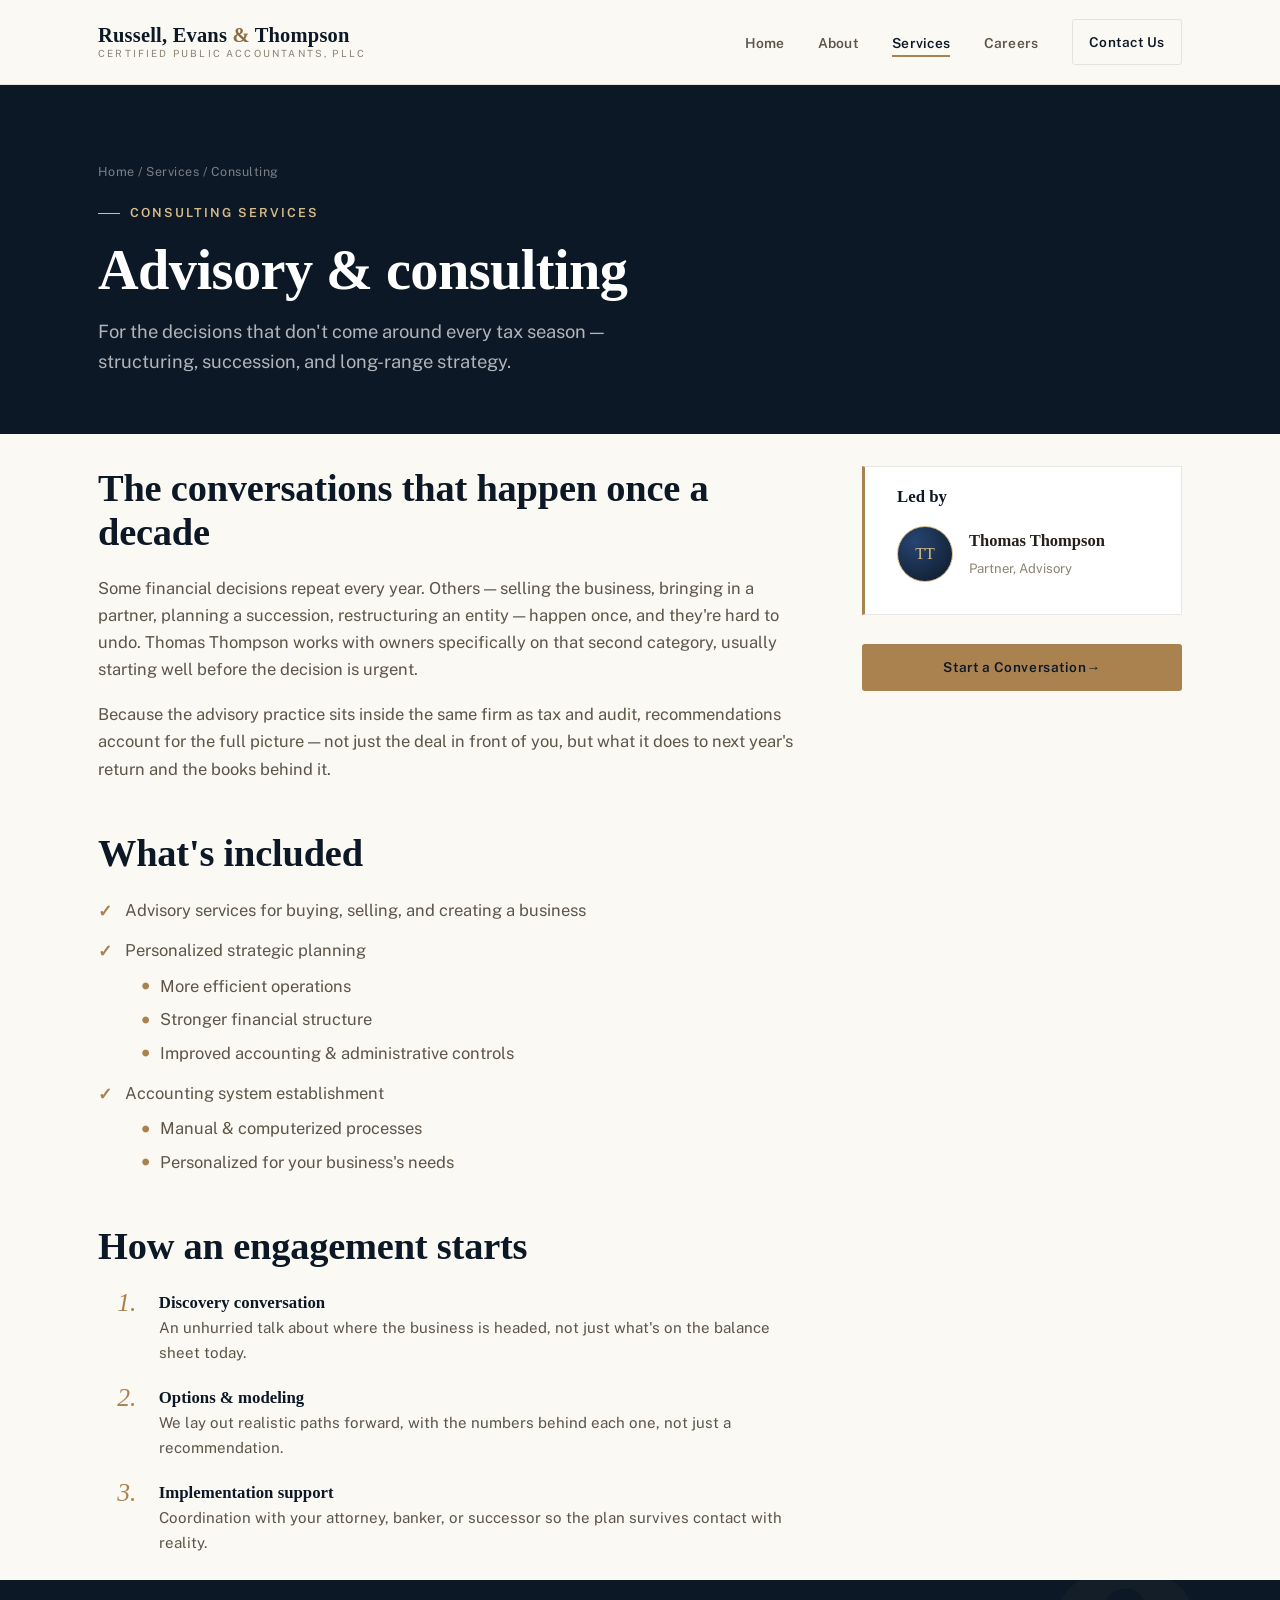
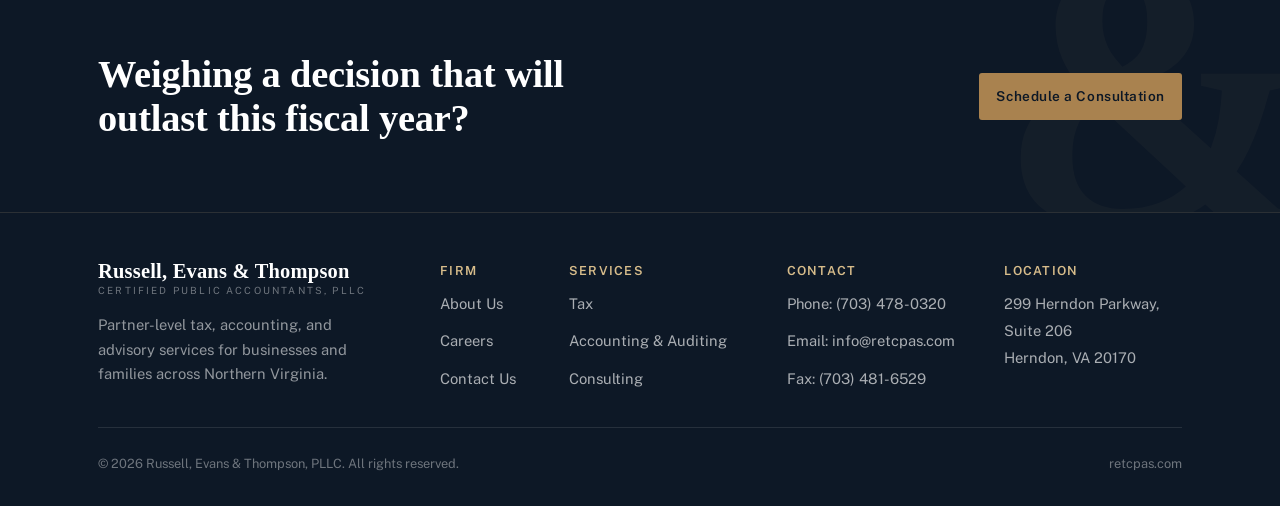
<file: consulting.html>
<!DOCTYPE html>
<html lang="en">
<head>
<meta charset="UTF-8">
<meta name="viewport" content="width=device-width, initial-scale=1.0">
<title>Consulting | Russell, Evans & Thompson, PLLC</title>
<meta name="description" content="Entity structuring, succession planning, and financial strategy for business owners.">
<link rel="preconnect" href="https://fonts.googleapis.com">
<link rel="preconnect" href="https://fonts.gstatic.com" crossorigin>
<link href="https://fonts.googleapis.com/css2?family=Fraunces:ital,wght@0,500;0,600;1,500&family=Public+Sans:wght@400;500;600;700&display=swap" rel="stylesheet">
<link rel="stylesheet" href="css/style.css">
</head>
<body>

<header class="site-header">
  <div class="container">
    <a href="index.html" class="logo">
      <span class="logo-name">Russell, Evans <span>&amp;</span> Thompson</span>
      <span class="logo-sub">Certified Public Accountants, PLLC</span>
    </a>
    <nav class="main-nav">
      <ul>
        <li><a class="nav-link" href="index.html">Home</a></li>
        <li><a class="nav-link" href="about.html">About</a></li>
        <li class="has-dropdown">
          <a class="nav-link" href="tax.html">Services</a>
          <div class="dropdown">
            <a href="tax.html">Tax</a>
            <a href="accounting-auditing.html">Accounting &amp; Auditing</a>
            <a href="consulting.html">Consulting</a>
          </div>
        </li>
        <li><a class="nav-link" href="careers.html">Careers</a></li>
      </ul>
      <a href="contact.html" class="btn btn-outline-dark nav-cta">Contact Us</a>
    </nav>
    <button class="nav-toggle" aria-label="Toggle menu" aria-expanded="false"><span></span></button>
  </div>
</header>

<section class="page-hero">
  <div class="container">
    <span class="breadcrumb"><a href="index.html">Home</a> / Services / Consulting</span><br>
    <span class="eyebrow hero-eyebrow" style="margin-top:1.2rem;">Consulting Services</span>
    <h1>Advisory &amp; consulting</h1>
    <p class="lede">For the decisions that don't come around every tax season — structuring, succession, and long-range strategy.</p>
  </div>
</section>

<section>
  <div class="container service-layout">
    <div class="content-block">
     <h2 style="margin-bottom: 1.3rem;">The conversations that happen once a decade</h2>
      <p>Some financial decisions repeat every year. Others — selling the business, bringing in a partner, planning a succession, restructuring an entity — happen once, and they're hard to undo. Thomas Thompson works with owners specifically on that second category, usually starting well before the decision is urgent.</p>
      <p>Because the advisory practice sits inside the same firm as tax and audit, recommendations account for the full picture — not just the deal in front of you, but what it does to next year's return and the books behind it.</p>

      <h2 style="margin-top: 3rem;">What's included</h2>
      <ul class="check-list">
        <li>Advisory services for buying, selling, and creating a business</li>
        <li>Personalized strategic planning
          <ul class="sublist">
            <li>More efficient operations</li>
            <li>Stronger financial structure</li>
            <li>Improved accounting &amp; administrative controls</li>
          </ul>
        </li>
        <li>Accounting system establishment
          <ul class="sublist">
            <li>Manual &amp; computerized processes</li>
            <li>Personalized for your business's needs</li>
          </ul>
        </li>
      </ul>

      <h2 style="margin-top: 3rem;">How an engagement starts</h2>
      <div class="process-list">
        <div class="process-step">
          <span class="process-num">1.</span>
          <div><h4>Discovery conversation</h4><p>An unhurried talk about where the business is headed, not just what's on the balance sheet today.</p></div>
        </div>
        <div class="process-step">
          <span class="process-num">2.</span>
          <div><h4>Options &amp; modeling</h4><p>We lay out realistic paths forward, with the numbers behind each one, not just a recommendation.</p></div>
        </div>
        <div class="process-step">
          <span class="process-num">3.</span>
          <div><h4>Implementation support</h4><p>Coordination with your attorney, banker, or successor so the plan survives contact with reality.</p></div>
        </div>
      </div>
    </div>

    <aside>
      <div class="sidebar-card">
        <h4>Led by</h4>
        <div style="display:flex; gap: 1rem; align-items:center;">
          <div class="avatar" style="width:56px;height:56px;font-size:1rem;">TT</div>
          <div>
            <strong style="font-family: var(--font-display); display:block;">Thomas Thompson</strong>
            <span style="font-size:0.82rem; color: var(--ink-faint);">Partner, Advisory</span>
          </div>
        </div>
      </div>
      <a href="contact.html" class="btn btn-primary btn-arrow" style="margin-top: 1.8rem; width:100%; justify-content:center;">Start a Conversation</a>
    </aside>
  </div>
</section>

<section class="cta-banner">
  <span class="hero-amp" aria-hidden="true" style="font-size: 24rem; opacity: 0.5;">&amp;</span>
  <div class="container">
    <h2>Weighing a decision that will outlast this fiscal year?</h2>
    <a href="contact.html" class="btn btn-primary">Schedule a Consultation</a>
  </div>
</section>

<footer class="site-footer">
  <div class="container">
    <div class="footer-grid">
      <div>
        <a href="index.html" class="logo">
          <span class="logo-name">Russell, Evans &amp; Thompson</span>
          <span class="logo-sub">Certified Public Accountants, PLLC</span>
        </a>
        <p class="footer-about">Partner-level tax, accounting, and advisory services for businesses and families across Northern Virginia.</p>
      </div>
      <div class="footer-col">
        <h4>Firm</h4>
        <ul>
          <li><a href="about.html">About Us</a></li>
          <li><a href="careers.html">Careers</a></li>
          <li><a href="contact.html">Contact Us</a></li>
        </ul>
      </div>
      <div class="footer-col">
        <h4>Services</h4>
        <ul>
          <li><a href="tax.html">Tax</a></li>
          <li><a href="accounting-auditing.html">Accounting &amp; Auditing</a></li>
          <li><a href="consulting.html">Consulting</a></li>
        </ul>
      </div>
      <div class="footer-col">
        <h4>Contact</h4>
        <ul>
          <li><a href="tel:7034780320">Phone: (703) 478-0320</a></li>
          <li><a href="mailto:info@retcpas.com">Email: info@retcpas.com</a></li>
          <li><a href="tel:7034816529">Fax: (703) 481-6529</a></li>
        </ul>
      </div>
      <div class="footer-col">
        <h4>Location</h4>
        <ul>
          <li><a href="https://maps.app.goo.gl/bE8forkSp5L4sg2X7" target="_blank" rel="noopener noreferrer">299 Herndon Parkway, Suite 206<br>Herndon, VA 20170</a></li>
        </ul>
      </div>
    </div>
    <div class="footer-bottom">
      <span>© 2026 Russell, Evans &amp; Thompson, PLLC. All rights reserved.</span>
      <span>retcpas.com</span>
    </div>
  </div>
</footer>

<script src="js/main.js"></script>
</body>
</html>
</file>
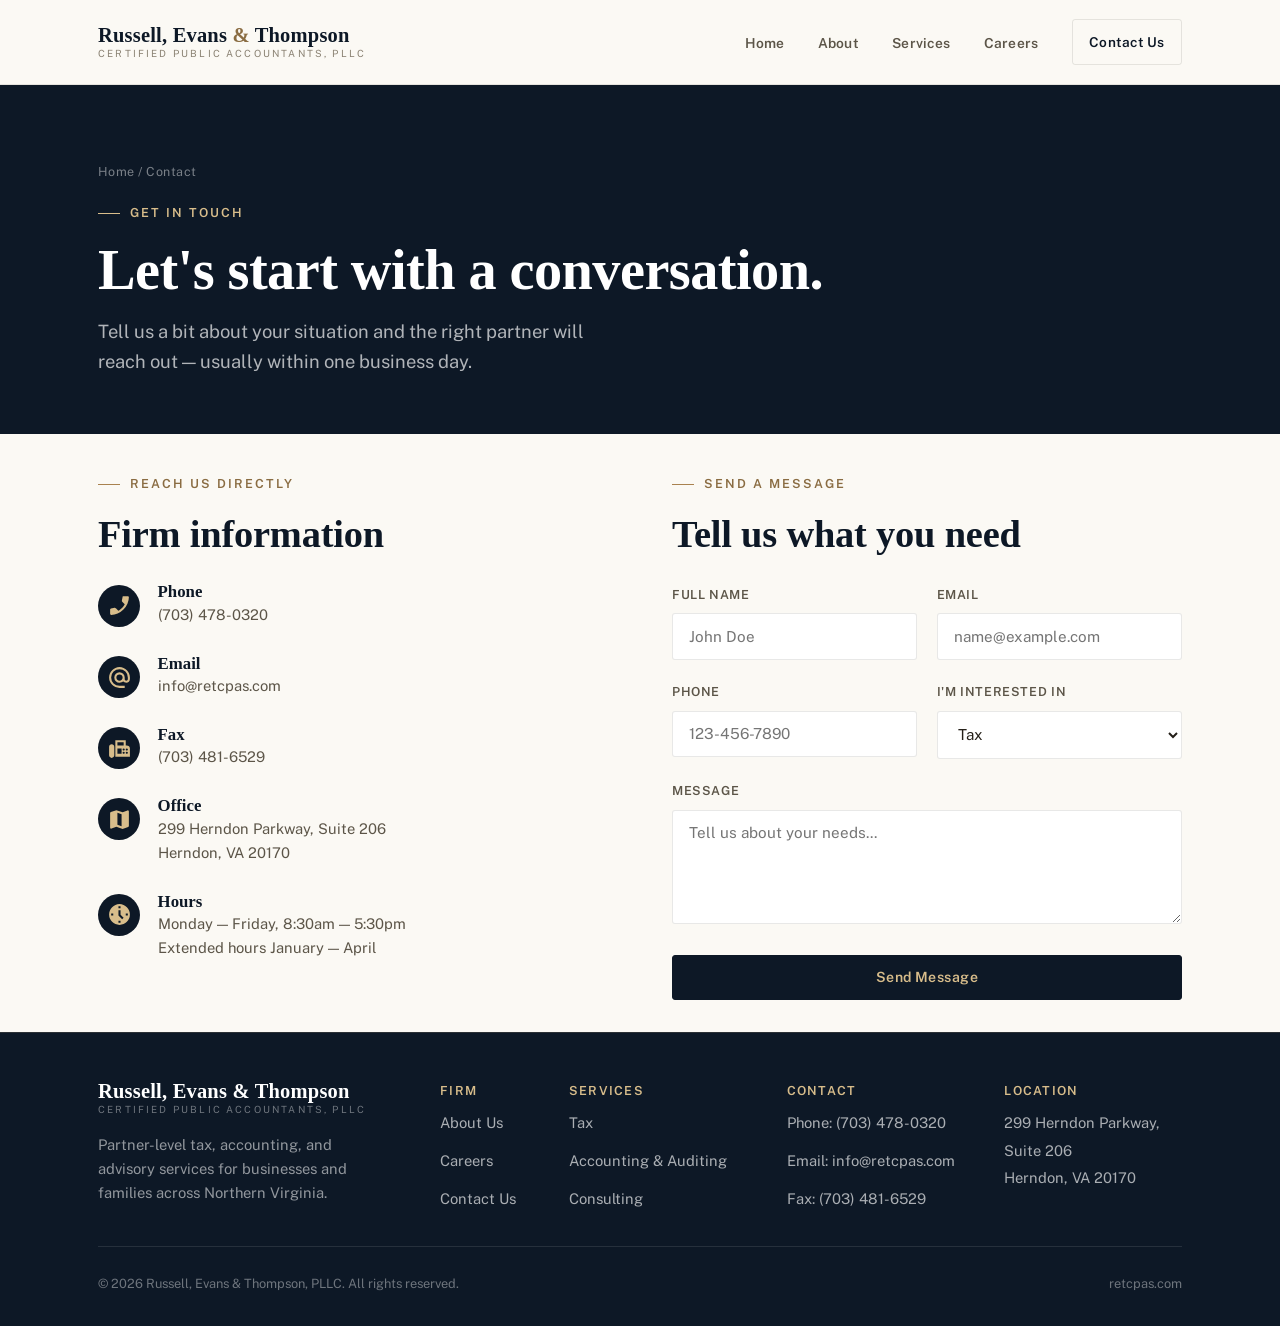
<file: contact.html>
<!DOCTYPE html>
<html lang="en">
<head>
<meta charset="UTF-8">
<meta name="viewport" content="width=device-width, initial-scale=1.0">
<title>Contact Us | Russell, Evans & Thompson, PLLC</title>
<meta name="description" content="Schedule a consultation or reach the Russell, Evans & Thompson team.">
<link rel="preconnect" href="https://fonts.googleapis.com">
<link rel="preconnect" href="https://fonts.gstatic.com" crossorigin>
<link href="https://fonts.googleapis.com/css2?family=Fraunces:ital,wght@0,500;0,600;1,500&family=Public+Sans:wght@400;500;600;700&display=swap" rel="stylesheet">
<link rel="stylesheet" href="css/style.css">
</head>
<body>

<header class="site-header">
  <div class="container">
    <a href="index.html" class="logo">
      <span class="logo-name">Russell, Evans <span>&amp;</span> Thompson</span>
      <span class="logo-sub">Certified Public Accountants, PLLC</span>
    </a>
    <nav class="main-nav">
      <ul>
        <li><a class="nav-link" href="index.html">Home</a></li>
        <li><a class="nav-link" href="about.html">About</a></li>
        <li class="has-dropdown">
          <a class="nav-link" href="tax.html">Services</a>
          <div class="dropdown">
            <a href="tax.html">Tax</a>
            <a href="accounting-auditing.html">Accounting &amp; Auditing</a>
            <a href="consulting.html">Consulting</a>
          </div>
        </li>
        <li><a class="nav-link" href="careers.html">Careers</a></li>
      </ul>
      <a href="contact.html" class="btn btn-outline-dark nav-cta">Contact Us</a>
    </nav>
    <button class="nav-toggle" aria-label="Toggle menu" aria-expanded="false"><span></span></button>
  </div>
</header>

<section class="page-hero">
  <div class="container">
    <span class="breadcrumb"><a href="index.html">Home</a> / Contact</span><br>
    <span class="eyebrow hero-eyebrow" style="margin-top:1.2rem;">Get in Touch</span>
    <h1>Let's start with a conversation.</h1>
    <p class="lede">Tell us a bit about your situation and the right partner will reach out — usually within one business day.</p>
  </div>
</section>

<section>
  <div class="container contact-layout">
    <div>
      <span class="eyebrow">Reach Us Directly</span>
      <h2 style="margin: 1.1rem 0 1.8rem;">Firm information</h2>

      <div class="info-card">
        <div class="glyph"><img src="svg/phone_enabled_24dp_1F1F1F_FILL1_wght400_GRAD0_opsz24.svg" alt="Phone" /></div>
        <div>
          <h4 style="margin-top: -0.4rem; margin-bottom: -0.2rem;">Phone</h4>
          <p><a href="tel:7034780320">(703) 478-0320</a></p>
        </div>
      </div>
      <div class="info-card">
        <div class="glyph"><img src="svg/alternate_email_24dp_1F1F1F_FILL1_wght400_GRAD0_opsz24.svg" alt="Email" /></div>
        <div>
          <h4 style="margin-top: -0.4rem; margin-bottom: -0.2rem;">Email</h4>
          <p><a href="mailto:info@retcpas.com">info@retcpas.com</a></p>
        </div>
      </div>
            <div class="info-card">
        <div class="glyph"><img src="svg/fax_24dp_1F1F1F_FILL1_wght400_GRAD0_opsz24.svg" alt="Fax" /></div>
        <div>
          <h4 style="margin-top: -0.4rem; margin-bottom: -0.2rem;">Fax</h4>
          <p><a href="tel:7034816529">(703) 481-6529</a></p>
        </div>
      </div>
      <div class="info-card">
        <div class="glyph"><img src="svg/map_24dp_1F1F1F_FILL1_wght400_GRAD0_opsz24.svg" alt="Office" /></div>
        <div>
          <h4 style="margin-top: -0.4rem; margin-bottom: -0.2rem;">Office</h4>
          <p><a href="https://maps.app.goo.gl/bE8forkSp5L4sg2X7" target="_blank" rel="noopener noreferrer">299 Herndon Parkway, Suite 206<br>Herndon, VA 20170</a></p>
        </div>
      </div>
      <div class="info-card">
        <div class="glyph"><img src="svg/nest_clock_farsight_analog_24dp_1F1F1F_FILL1_wght400_GRAD0_opsz24.svg" alt="Hours" /></div>
        <div>
          <h4 style="margin-top: -0.4rem; margin-bottom: -0.2rem;">Hours</h4>
          <p>Monday — Friday, 8:30am — 5:30pm<br>Extended hours January — April</p>
        </div>
      </div>
    </div>

    <div>
      <span class="eyebrow">Send a Message</span>
      <h2 style="margin: 1.1rem 0 1.8rem;">Tell us what you need</h2>

      <div class="form-success" id="form-success">
        Thank you — your message has been received. A partner will be in touch within one business day.
      </div>

      <form target="_blank" id="contact-form" action="https://formsubmit.co/affinitytrinityttv@gmail.com" method="POST" enctype="multipart/form-data">
        <div class="form-row">
          <div class="form-group">
            <label for="name">Full name</label>
            <input type="text" id="name" name="name" placeholder="John Doe" required>
          </div>
          <div class="form-group">
            <label for="email">Email</label>
            <input type="email" id="email" name="email" placeholder="name@example.com" required>
          </div>
        </div>
        <div class="form-row">
          <div class="form-group">
            <label for="phone">Phone</label>
            <input type="tel" id="phone" name="phone" placeholder="123-456-7890">
          </div>
          <div class="form-group">
            <label for="interest">I'm interested in</label>
            <select id="interest" name="interest">
              <option value="tax">Tax</option>
              <option value="accounting">Accounting &amp; Auditing</option>
              <option value="consulting">Consulting</option>
              <option value="careers">Career Opportunities</option>
              <option value="other">Something Else</option>
            </select>
          </div>
        </div>
        <div class="form-group">
          <label for="message">Message</label>
          <textarea id="message" name="message" rows="5" placeholder="Tell us about your needs..."></textarea>
        </div>

        <div class="resume-upload-wrapper" id="resume-upload-wrapper">
          <div class="form-group" id="resume-upload-group">
              <!-- Clickable label element wrapping the hidden file input -->
            <label for="resume" class="btn-upload" style="align-items:center; display:flex; gap:0.5rem; cursor:pointer;">
              <img class="upload-icon" src="svg/upload_24dp_1F1F1F_FILL0_wght400_GRAD0_opsz24.svg" alt="Upload Icon" style="display:inline-block;"/>
              <span>Upload Résumé</span>
              <input type="file" id="resume" name="attachment" accept=".pdf,.doc,.docx" hidden>
            </label>

            <!-- Dynamic File Selected Preview Bar -->
            <div id="file-preview" class="file-preview" style="display: none;">
              <span class="file-name" id="file-name">filename.pdf</span>
              <button type="button" class="file-remove-btn" id="file-remove" aria-label="Remove file">&times;</button>
            </div>

            <p class="form-note" style="margin: 0; color: var(--ink-soft); font-style:italic;">If applying for a position, please attach your resume (PDF or Word format).</p>

          </div>
        </div>
        
        <input type="hidden" name="_subject" value="New Contact Form Submission">
        <input type="hidden" name="_captcha" value="true">
        <input type="hidden" name="_template" value="box">
        <input type="hidden" name="_next" value="https://aidangal135.github.io/files/contact.html?submitted=true">
        <button type="submit" class="btn-submit">Send Message</button>
      </form>
    </div>
  </div>
</section>

<footer class="site-footer">
  <div class="container">
    <div class="footer-grid">
      <div>
        <a href="index.html" class="logo">
          <span class="logo-name">Russell, Evans &amp; Thompson</span>
          <span class="logo-sub">Certified Public Accountants, PLLC</span>
        </a>
        <p class="footer-about">Partner-level tax, accounting, and advisory services for businesses and families across Northern Virginia.</p>
      </div>
      <div class="footer-col">
        <h4>Firm</h4>
        <ul>
          <li><a href="about.html">About Us</a></li>
          <li><a href="careers.html">Careers</a></li>
          <li><a href="contact.html">Contact Us</a></li>
        </ul>
      </div>
      <div class="footer-col">
        <h4>Services</h4>
        <ul>
          <li><a href="tax.html">Tax</a></li>
          <li><a href="accounting-auditing.html">Accounting &amp; Auditing</a></li>
          <li><a href="consulting.html">Consulting</a></li>
        </ul>
      </div>
      <div class="footer-col">
        <h4>Contact</h4>
        <ul>
          <li><a href="tel:7034780320">Phone: (703) 478-0320</a></li>
          <li><a href="mailto:info@retcpas.com">Email: info@retcpas.com</a></li>
          <li><a href="tel:7034816529">Fax: (703) 481-6529</a></li>
        </ul>
      </div>
      <div class="footer-col">
        <h4>Location</h4>
        <ul>
          <li><a href="https://maps.app.goo.gl/bE8forkSp5L4sg2X7" target="_blank" rel="noopener noreferrer">299 Herndon Parkway, Suite 206<br>Herndon, VA 20170</a></li>
        </ul>
      </div>
    </div>
    <div class="footer-bottom">
      <span>© 2026 Russell, Evans &amp; Thompson, PLLC. All rights reserved.</span>
      <span>retcpas.com</span>
    </div>
  </div>
</footer>

<script src="js/main.js"></script>
</body>
</html>
</file>
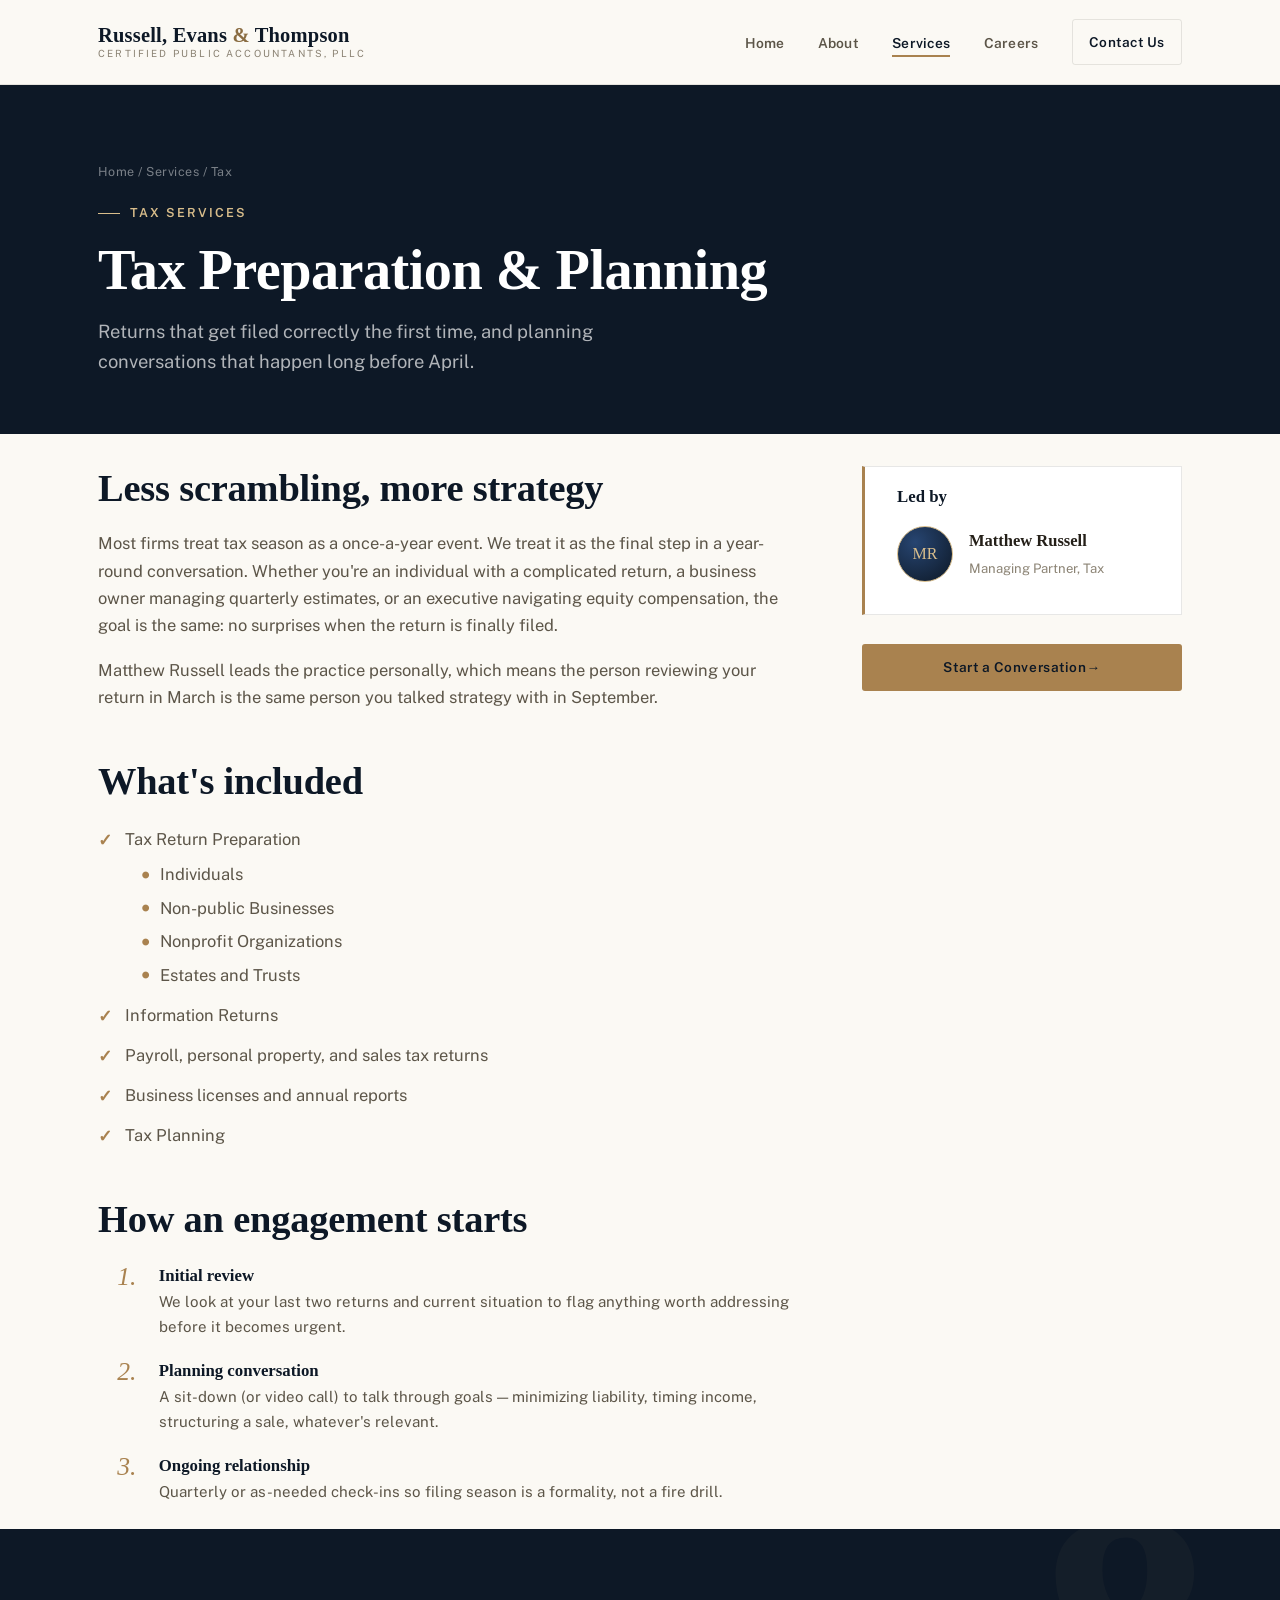
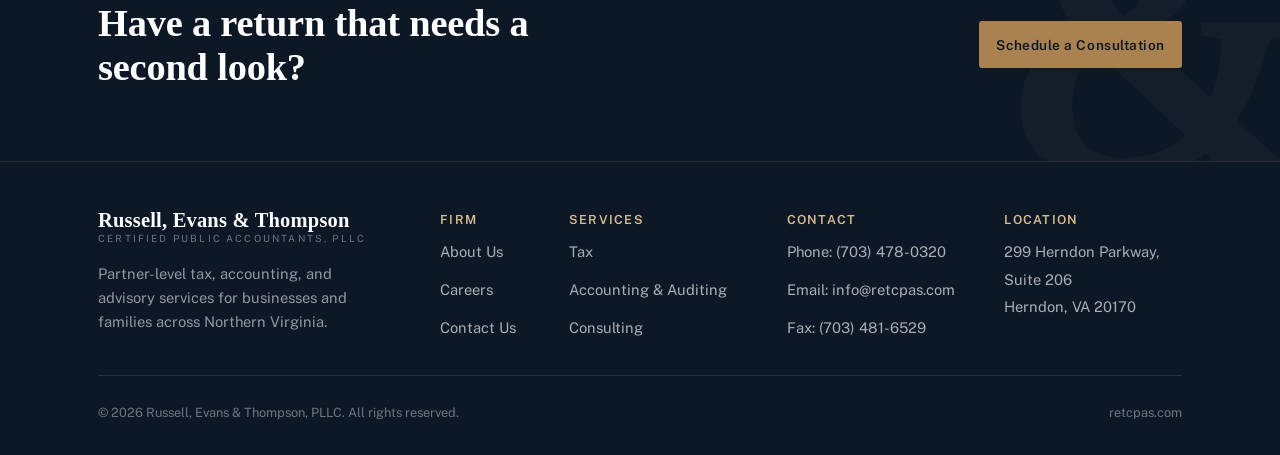
<file: tax.html>
<!DOCTYPE html>
<html lang="en">
<head>
<meta charset="UTF-8">
<meta name="viewport" content="width=device-width, initial-scale=1.0">
<title>Tax Services | Russell, Evans & Thompson, PLLC</title>
<meta name="description" content="Individual and business tax preparation, planning, and IRS representation.">
<link rel="preconnect" href="https://fonts.googleapis.com">
<link rel="preconnect" href="https://fonts.gstatic.com" crossorigin>
<link href="https://fonts.googleapis.com/css2?family=Fraunces:ital,wght@0,500;0,600;1,500&family=Public+Sans:wght@400;500;600;700&display=swap" rel="stylesheet">
<link rel="stylesheet" href="css/style.css">
</head>
<body>

<header class="site-header">
  <div class="container">
    <a href="index.html" class="logo">
      <span class="logo-name">Russell, Evans <span>&amp;</span> Thompson</span>
      <span class="logo-sub">Certified Public Accountants, PLLC</span>
    </a>
    <nav class="main-nav">
      <ul>
        <li><a class="nav-link" href="index.html">Home</a></li>
        <li><a class="nav-link" href="about.html">About</a></li>
        <li class="has-dropdown">
          <a class="nav-link" href="tax.html">Services</a>
          <div class="dropdown">
            <a href="tax.html">Tax</a>
            <a href="accounting-auditing.html">Accounting &amp; Auditing</a>
            <a href="consulting.html">Consulting</a>
          </div>
        </li>
        <li><a class="nav-link" href="careers.html">Careers</a></li>
      </ul>
      <a href="contact.html" class="btn btn-outline-dark nav-cta">Contact Us</a>
    </nav>
    <button class="nav-toggle" aria-label="Toggle menu" aria-expanded="false"><span></span></button>
  </div>
</header>

<section class="page-hero">
  <div class="container">
    <span class="breadcrumb"><a href="index.html">Home</a> / Services / Tax</span><br>
    <span class="eyebrow hero-eyebrow" style="margin-top:1.2rem;">Tax Services</span>
    <h1>Tax Preparation &amp; Planning</h1>
    <p class="lede">Returns that get filed correctly the first time, and planning conversations that happen long before April.</p>
  </div>
</section>

<section>
  <div class="container service-layout">
    <div class="content-block">
      <h2 style="margin-bottom: 1.3rem;">Less scrambling, more strategy</h2>
      <p>Most firms treat tax season as a once-a-year event. We treat it as the final step in a year-round conversation. Whether you're an individual with a complicated return, a business owner managing quarterly estimates, or an executive navigating equity compensation, the goal is the same: no surprises when the return is finally filed.</p>
      <p>Matthew Russell leads the practice personally, which means the person reviewing your return in March is the same person you talked strategy with in September.</p>

      <h2 style="margin-top: 3rem;">What's included</h2>
      <ul class="check-list">
        <li>Tax Return Preparation
          <ul class="sublist">
            <li>Individuals</li>
            <li>Non-public Businesses</li>
            <li>Nonprofit Organizations</li>
            <li>Estates and Trusts</li>
          </ul>
        </li>
        <li>Information Returns</li>
        <li>Payroll, personal property, and sales tax returns</li>
        <li>Business licenses and annual reports</li>
        <li>Tax Planning</li>
      </ul>

      <h2 style="margin-top: 3rem;">How an engagement starts</h2>
      <div class="process-list">
        <div class="process-step">
          <span class="process-num">1.</span>
          <div><h4>Initial review</h4><p>We look at your last two returns and current situation to flag anything worth addressing before it becomes urgent.</p></div>
        </div>
        <div class="process-step">
          <span class="process-num">2.</span>
          <div><h4>Planning conversation</h4><p>A sit-down (or video call) to talk through goals — minimizing liability, timing income, structuring a sale, whatever's relevant.</p></div>
        </div>
        <div class="process-step">
          <span class="process-num">3.</span>
          <div><h4>Ongoing relationship</h4><p>Quarterly or as-needed check-ins so filing season is a formality, not a fire drill.</p></div>
        </div>
      </div>
    </div>

    <aside>
      <!-- <div class="sidebar-card">
        <h4>Who this is for</h4>
        <ul>
          <li>Business owners &amp; self-employed professionals</li>
          <li>Executives with equity compensation</li>
          <li>Families with multi-generational planning needs</li>
          <li>Trusts and estates</li>
        </ul>
      </div> -->
      <div class="sidebar-card">
        <h4>Led by</h4>
        <div style="display:flex; gap: 1rem; align-items:center;">
          <div class="avatar" style="width:56px;height:56px;font-size:1rem;">MR</div>
          <div>
            <strong style="font-family: var(--font-display); display:block;">Matthew Russell</strong>
            <span style="font-size:0.82rem; color: var(--ink-faint);">Managing Partner, Tax</span>
          </div>
        </div>
      </div>
      <a href="contact.html" class="btn btn-primary btn-arrow" style="margin-top: 1.8rem; width:100%; justify-content:center;">Start a Conversation</a>
    </aside>
  </div>
</section>

<section class="cta-banner">
  <span class="hero-amp" aria-hidden="true" style="font-size: 24rem; opacity: 0.5;">&amp;</span>
  <div class="container">
    <h2>Have a return that needs a second look?</h2>
    <a href="contact.html" class="btn btn-primary">Schedule a Consultation</a>
  </div>
</section>

<footer class="site-footer">
  <div class="container">
    <div class="footer-grid">
      <div>
        <a href="index.html" class="logo">
          <span class="logo-name">Russell, Evans &amp; Thompson</span>
          <span class="logo-sub">Certified Public Accountants, PLLC</span>
        </a>
        <p class="footer-about">Partner-level tax, accounting, and advisory services for businesses and families across Northern Virginia.</p>
      </div>
      <div class="footer-col">
        <h4>Firm</h4>
        <ul>
          <li><a href="about.html">About Us</a></li>
          <li><a href="careers.html">Careers</a></li>
          <li><a href="contact.html">Contact Us</a></li>
        </ul>
      </div>
      <div class="footer-col">
        <h4>Services</h4>
        <ul>
          <li><a href="tax.html">Tax</a></li>
          <li><a href="accounting-auditing.html">Accounting &amp; Auditing</a></li>
          <li><a href="consulting.html">Consulting</a></li>
        </ul>
      </div>
      <div class="footer-col">
        <h4>Contact</h4>
        <ul>
          <li><a href="tel:7034780320">Phone: (703) 478-0320</a></li>
          <li><a href="mailto:info@retcpas.com">Email: info@retcpas.com</a></li>
          <li><a href="tel:7034816529">Fax: (703) 481-6529</a></li>
        </ul>
      </div>
      <div class="footer-col">
        <h4>Location</h4>
        <ul>
          <li><a href="https://maps.app.goo.gl/bE8forkSp5L4sg2X7" target="_blank" rel="noopener noreferrer">299 Herndon Parkway, Suite 206<br>Herndon, VA 20170</a></li>
        </ul>
      </div>
    </div>
    <div class="footer-bottom">
      <span>© 2026 Russell, Evans &amp; Thompson, PLLC. All rights reserved.</span>
      <span>retcpas.com</span>
    </div>
  </div>
</footer>

<script src="js/main.js"></script>
</body>
</html>
</file>
<file: css/style.css>
/* ============================================================
   Russell, Evans & Thompson, PLLC — Site Stylesheet
   Design tokens
   ============================================================ */

:root {
  /* Color */
  --navy-950: #0d1826;
  --navy-900: #122238;
  --navy-800: #1b3153;
  --navy-700: #274571;
  --brass: #a9824f;
  --brass-light: #d8bd8b;
  --brass-dim: #8a6c42;
  --cream: #f6f2e8;
  --paper: #fbf9f4;
  --ink: #241f18;
  --ink-soft: #5c5548;
  --ink-faint: #8b8374;
  --white: #ffffff;
  --line: rgba(169, 130, 79, 0.28);
  --line-soft: rgba(36, 31, 24, 0.1);

  /* Type */
  --font-display: "Lora", "Iowan Old Style", Georgia, serif;
  --font-body: "Public Sans", "Segoe UI", Helvetica, Arial, sans-serif;
  --font-eyebrow: "Public Sans", sans-serif;

  /* Layout */
  --container: 1180px;
  --gutter: clamp(1.25rem, 4vw, 3rem);
  --radius: 3px;
}

/* ============================================================
   Reset / base
   ============================================================ */

* { box-sizing: border-box; }
html { scroll-behavior: smooth; }

body {
  margin: 0;
  background: var(--paper);
  color: var(--ink);
  font-family: var(--font-body);
  font-size: 16.5px;
  line-height: 1.65;
  -webkit-font-smoothing: antialiased;
}

img { max-width: 100%; display: block; }
a { color: inherit; text-decoration: none; }
ul { margin: 0; padding: 0; list-style: none; }
h1, h2, h3, h4 { font-family: var(--font-display); margin: 0; font-weight: 600; color: var(--navy-950); }
p { margin: 0; }
button { font-family: inherit; cursor: pointer; }

.container {
  max-width: var(--container);
  margin: 0 auto;
  padding-left: var(--gutter);
  padding-right: var(--gutter);
}

:focus-visible {
  outline: 2px solid var(--brass);
  outline-offset: 3px;
}

@media (prefers-reduced-motion: reduce) {
  *, *::before, *::after { animation-duration: 0.001ms !important; transition-duration: 0.001ms !important; }
  html { scroll-behavior: auto; }
}

/* ============================================================
   Type scale
   ============================================================ */

.eyebrow {
  font-family: var(--font-eyebrow);
  font-size: 0.78rem;
  letter-spacing: 0.16em;
  text-transform: uppercase;
  color: var(--brass-dim);
  font-weight: 600;
  display: inline-flex;
  align-items: center;
  gap: 0.6rem;
}

.eyebrow::before {
  content: "";
  width: 22px;
  height: 1px;
  background: var(--brass);
  display: inline-block;
}

h1 { font-size: clamp(2.4rem, 4.4vw, 3.8rem); line-height: 1.08; letter-spacing: -0.01em; }
h2 { font-size: clamp(1.9rem, 3vw, 2.6rem); line-height: 1.15; letter-spacing: -0.005em; }
h3 { font-size: 1.35rem; line-height: 1.3; }
h4 { font-size: 1.05rem; }

.lede {
  font-size: 1.15rem;
  color: var(--ink-soft);
  max-width: 46ch;
}

.rule {
  border: none;
  border-top: 1px solid var(--line);
  margin: 0;
}

.rule-ledger {
  height: 4px;
  background: none;
  border: none;
  position: relative;
  width: 64px;
}
.rule-ledger::before, .rule-ledger::after {
  content: "";
  position: absolute;
  left: 0; right: 0;
  height: 1px;
  background: var(--brass);
}
.rule-ledger::before { top: 0; }
.rule-ledger::after { top: 3px; width: 34px; }

/* ============================================================
   Buttons
   ============================================================ */

.btn {
  display: inline-flex;
  align-items: center;
  padding: 0.7rem 1rem;
  font-family: var(--font-eyebrow);
  font-size: 0.85rem;
  font-weight: 600;
  letter-spacing: 0.04em;
  border-radius: var(--radius);
  border: 1px solid transparent;
  transition: all 0.2s ease;
  white-space: nowrap;
}

.btn-primary {
  background: var(--brass);
  color: var(--navy-950);
}
.btn-primary:hover { background: var(--brass-light); }

.btn-outline {
  border-color: rgba(255,255,255,0.35);
  color: var(--white);
}
.btn-outline:hover { border-color: var(--brass); color: var(--brass-light); }

.btn-outline-dark {
  border-color: var(--line-soft);
  color: var(--navy-950);
}
.btn-outline-dark:hover { border-color: var(--brass); color: var(--brass-dim); }

.btn-arrow::after { content: "→"; transition: transform 0.2s ease; }
.btn-arrow:hover::after { transform: translateX(3px); }

/* ============================================================
   Header / Nav
   ============================================================ */

.site-header {
  position: sticky;
  top: 0;
  z-index: 100;
  background: rgba(251, 249, 244, 1);
  border-bottom: 1px solid var(--line-soft);
}

.site-header .container {
  display: flex;
  align-items: center;
  justify-content: space-between;
  height: 84px;
}

.logo {
  display: flex;
  flex-direction: column;
  line-height: 1;
}
.logo .logo-name {
  font-family: var(--font-display);
  font-size: 1.28rem;
  font-weight: 600;
  color: var(--navy-950);
  letter-spacing: 0.01em;
}
.logo .logo-name span { color: var(--brass-dim); }
.logo .logo-sub {
  font-family: var(--font-eyebrow);
  font-size: 0.62rem;
  letter-spacing: 0.22em;
  color: var(--ink-faint);
  margin-top: 4px;
  text-transform: uppercase;
}

.main-nav { display: flex; align-items: center; gap: 2.1rem; }

.main-nav ul { display: flex; gap: 2.1rem; align-items: center; }

.main-nav a.nav-link {
  font-family: var(--font-eyebrow);
  font-size: 0.86rem;
  font-weight: 600;
  color: var(--ink-soft);
  padding: 0.3rem 0;
  position: relative;
  letter-spacing: 0.01em;
}
.main-nav a.nav-link::after {
  content: "";
  position: absolute;
  left: 0; bottom: -2px;
  width: 0; height: 2px;
  background: var(--brass);
  transition: width 0.2s ease;
}
.main-nav a.nav-link:hover::after,
.main-nav a.nav-link.active::after { width: 100%; }
.main-nav a.nav-link.active { color: var(--navy-950); }

.has-dropdown { position: relative; }
.dropdown {
  position: absolute;
  top: 100%;
  left: -1.2rem;
  min-width: 230px;
  background: var(--white);
  border: 1px solid var(--line-soft);
  border-top: 2px solid var(--brass);
  box-shadow: 0 18px 40px rgba(13,24,38,0.1);
  padding: 0.5rem 0;
  opacity: 0;
  visibility: hidden;
  transform: translateY(6px);
  transition: all 0.18s ease;
}
.has-dropdown:hover .dropdown,
.has-dropdown:focus-within .dropdown {
  opacity: 1; visibility: visible; transform: translateY(0);
}
.dropdown a {
  display: block;
  padding: 0.7rem 1.2rem;
  font-size: 0.86rem;
  font-family: var(--font-eyebrow);
  color: var(--ink-soft);
  font-weight: 500;
}
.dropdown a:hover { background: var(--cream); color: var(--navy-950); }

.nav-cta { margin-left: 0rem; }

.nav-toggle {
  display: none;
  background: none;
  border: none;
  width: 34px;
  height: 26px;
  position: relative;
}
.nav-toggle span, .nav-toggle span::before, .nav-toggle span::after {
  content: "";
  position: absolute;
  left: 0; right: 0;
  height: 2px;
  background: var(--navy-950);
  transition: all 0.2s ease;
}
.nav-toggle span { top: 12px; }
.nav-toggle span::before { top: -9px; }
.nav-toggle span::after { top: 9px; }
.nav-toggle.open span { background: transparent; }
.nav-toggle.open span::before { transform: rotate(45deg) translate(6px, 7px); }
.nav-toggle.open span::after { transform: rotate(-45deg) translate(6px, -7px); }

/* ============================================================
   Hero
   ============================================================ */

.hero {
  position: relative;
  background: linear-gradient(180deg, var(--navy-950), var(--navy-900) 70%);
  color: var(--white);
  overflow: hidden;
  padding: 4rem 0 3.5rem;
}

.hero-amp {
  position: absolute;
  right: -3vw;
  top: 50%;
  transform: translateY(-50%);
  font-family: var(--font-display);
  font-size: 46rem;
  line-height: 1;
  color: rgba(216, 189, 139, 0.07);
  font-weight: 600;
  pointer-events: none;
  user-select: none;
}

.hero .container { position: relative; z-index: 1; }
.hero-content { max-width: 620px; }
.hero-eyebrow { color: var(--brass-light); }
.hero-eyebrow::before { background: var(--brass-light); }
.hero h1 { color: var(--white); margin: 1.1rem 0 1.4rem; }
.hero h1 em { font-style: italic; color: var(--brass-light); }
.hero .lede { color: rgba(255,255,255,0.72); font-size: 1.15rem; margin-bottom: 2.2rem; }
.hero-actions { display: flex; gap: 1rem; flex-wrap: wrap; }

/* stat strip */
.stat-strip {
  background: var(--navy-800);
  color: var(--white);
  border-top: 1px solid rgba(216,189,139,0.18);
}
.stat-strip .container {
  display: grid;
  grid-template-columns: repeat(3, 1fr);
  gap: 2rem;
  padding-top: 2.6rem;
  padding-bottom: 2.6rem;
}
.stat { text-align: center; border-left: 1px solid rgba(255,255,255,0.12); padding-left: 2rem; }
.stat:first-child { border-left: none; padding-left: 0; }
.stat .num {
  font-family: var(--font-display);
  font-size: 2.3rem;
  color: var(--brass-light);
  display: block;
}
.stat .label {
  font-family: var(--font-eyebrow);
  font-size: 0.78rem;
  letter-spacing: 0.06em;
  color: rgba(255,255,255,0.65);
  margin-top: 0.3rem;
  display: block;
}

/* ============================================================
   Sections general
   ============================================================ */

section { padding: 2rem 0; }
.section-cream { background: var(--cream); }
.section-navy { background: var(--navy-950); color: var(--white); }
.section-navy h2 { color: var(--white); }
.section-head { max-width: 640px; margin-bottom: 3.2rem; }
.section-head .rule-ledger { margin: 1.1rem 0 1.3rem; }

.two-col {
  display: grid;
  grid-template-columns: 1.05fr 0.95fr;
  gap: clamp(2rem, 6vw, 5rem);
  align-items: center;
}

/* Monogram trio graphic used on About preview */
.monogram-trio {
  display: flex;
  justify-content: center;
  align-items: flex-end;
  gap: -10px;
  position: relative;
  height: auto;
}
.monogram {
  width: 132px;
  height: 132px;
  border-radius: 50%;
  display: flex;
  align-items: center;
  justify-content: center;
  font-family: var(--font-display);
  font-size: 2rem;
  color: var(--brass-light);
  background: radial-gradient(circle at 35% 30%, var(--navy-700), var(--navy-950));
  border: 1px solid rgba(216,189,139,0.4);
  position: relative;
  box-shadow: 0 20px 40px rgba(13,24,38,0.25);
}
.monogram-trio .monogram:nth-child(1) { margin-right: -30px; transform: translateY(75px); z-index: 1; opacity: 0.92; }
.monogram-trio .monogram:nth-child(2) { z-index: 1; transform: translateY(-75px) }
.monogram-trio .monogram:nth-child(3) { margin-left: -30px; transform: translateY(75px); z-index: 1; opacity: 0.92; }

/* ============================================================
   Cards: services
   ============================================================ */

.card-grid {
  display: flex;
  flex-wrap: nowrap;
  gap: 1.75rem;
  align-items: stretch;
}

.service-card {
  display: flex;
  flex-direction: column;
  background: var(--white);
  border: 1px solid var(--line-soft);
  border-top: 3px solid var(--brass);
  padding: 1rem 2rem;
  transition: transform 0.2s ease, box-shadow 0.2s ease;
}
.service-card:hover { transform: translateY(-5px); box-shadow: 0 22px 50px rgba(13,24,38,0.09); }
.service-card .index {
  font-family: var(--font-display);
  font-style: italic;
  color: var(--brass);
  font-size: 1rem;
  margin-bottom: 0.5rem;
  display: block;
}
.service-card h3 { margin-bottom: 0.8rem; }
.service-card p { color: var(--ink-soft); font-size: 0.98rem; margin-bottom: 1rem; }
.service-card .card-link {
  font-family: var(--font-eyebrow);
  font-size: 0.82rem;
  font-weight: 700;
  letter-spacing: 0.03em;
  color: var(--navy-900);
  display: inline-flex;
  /* gap: 0.4rem; */
  align-items: end;
  margin-top: auto;
}
.service-card .card-link::after { content: "→"; transition: transform 0.2s ease; }
.service-card .card-link:hover::after { transform: translateX(3px); }

/* ============================================================
   Team cards
   ============================================================ */

.team-grid {
  display: grid;
  grid-template-columns: repeat(3, 1fr);
  gap: 2rem;
}

.team-card {
  background: var(--white);
  border: 1px solid var(--line-soft);
  text-align: center;
  padding: 2.6rem 1.8rem 2.2rem;
}
.avatar {
  width: 108px;
  height: 108px;
  margin: 0 0;
  border-radius: 50%;
  background: radial-gradient(circle at 32% 28%, var(--navy-700), var(--navy-950));
  border: 1px solid var(--brass-light);
  display: flex;
  align-items: center;
  justify-content: center;
  font-family: var(--font-display);
  font-size: 1.7rem;
  color: var(--brass-light);
}
.team-card h4 { margin-bottom: 0.15rem; }
.team-card .role {
  font-family: var(--font-eyebrow);
  font-size: 0.78rem;
  letter-spacing: 0.05em;
  color: var(--brass-dim);
  text-transform: uppercase;
  font-weight: 700;
  margin-bottom: 1rem;
  display: block;
}
.team-card p.bio { color: var(--ink-soft); font-size: 0.92rem; }
.team-card .creds { color: var(--ink-faint); font-size: 0.82rem; margin-top: 0.6rem; display: block; }

/* ============================================================
   CTA banner
   ============================================================ */

.cta-banner {
  background: var(--navy-950);
  color: var(--white);
  padding: 4.5rem 0;
  position: relative;
  overflow: hidden;
}
.cta-banner .container {
  display: flex;
  justify-content: space-between;
  align-items: center;
  flex-wrap: wrap;
  gap: 1.6rem;
  position: relative;
  z-index: 1;
}
.cta-banner h2 { color: var(--white); max-width: 520px; }

/* ============================================================
   Footer
   ============================================================ */

.site-footer {
  background: var(--navy-950);
  color: rgba(255,255,255,0.7);
  padding: 3rem 0 2rem;
  border-top: 1px solid rgba(216,189,139,0.15);
}
.footer-grid {
  display: grid;
  grid-template-columns: 1.7fr 0.5fr 1fr 1fr 1fr;
  gap: 2.5rem;
  padding-bottom: 1.5rem;
}
.footer-grid .logo-name { color: var(--white); }
.footer-grid .logo-sub { color: rgba(255,255,255,0.4); }
.footer-about { color: rgba(255,255,255,0.55); font-size: 0.92rem; margin-top: 1.1rem; max-width: 30ch; }
.footer-col h4 {
  color: var(--brass-light);
  font-family: var(--font-eyebrow);
  font-size: 0.78rem;
  letter-spacing: 0.1em;
  text-transform: uppercase;
  margin-bottom: 0.5rem;
}
.footer-col ul li { margin-bottom: 0.65rem; }
.footer-col a { font-size: 0.92rem; color: rgba(255,255,255,0.65); }
.footer-col a:hover { color: var(--brass-light); }
.footer-bottom {
  border-top: 1px solid rgba(255,255,255,0.1);
  padding-top: 1.6rem;
  display: flex;
  justify-content: space-between;
  flex-wrap: wrap;
  gap: 0.8rem;
  font-size: 0.8rem;
  color: rgba(255,255,255,0.4);
}

/* ============================================================
   Inner page header (Tax / Accounting / Consulting / Careers / Contact / About)
   ============================================================ */

.page-hero {
  background: var(--navy-950);
  color: var(--white);
  padding: 4.5rem 0 3.5rem;
  position: relative;
  overflow: hidden;
}
.page-hero .container { position: relative; z-index: 1; }
.page-hero h1 { color: var(--white); margin-top: 1rem; }
.page-hero .lede { color: rgba(255,255,255,0.68); margin-top: 1rem; }
.breadcrumb {
  font-family: var(--font-eyebrow);
  font-size: 0.78rem;
  color: rgba(255,255,255,0.45);
  letter-spacing: 0.04em;
}
.breadcrumb a:hover { color: var(--brass-light); }

.content-block { max-width: 720px; }
.content-block h2 { margin-top: 0; }
.content-block p { color: var(--ink-soft); margin-bottom: 1.1rem; }
.content-block ul.check-list { margin: 1.4rem 0; }
.content-block ul.check-list li {
  padding-left: 1.7rem;
  position: relative;
  margin-bottom: 0.8rem;
  color: var(--ink-soft);
}
.content-block ul.check-list li::before {
  content: "✓";
  position: absolute;
  left: 0; top: 1px;
  color: var(--brass);
  font-weight: 700;
}
.content-block ul.check-list li ul.sublist {
  margin-left: 1rem;
  margin-top: 0.5rem;
  margin-bottom: 0.5rem;
}
.content-block ul.check-list li ul.sublist li {
  padding-left: 1.2rem;
  margin-bottom: 0.4rem;
}
.content-block ul.check-list li ul.sublist li::before {
  content: "•"; /* Use a solid square or "•" bullet */
  font-size: 1.7rem;
  left: 0;
  top: -8.5px;
  color: var(--brass);
}

.sidebar-card {
  background: var(--white);
  border: 1px solid var(--line-soft);
  border-left: 3px solid var(--brass);
  padding: 1rem 2rem 2rem;
}
.sidebar-card h4 { margin-bottom: 1rem; }
.sidebar-card ul li {
  padding: 0.55rem 0;
  border-bottom: 1px solid var(--line-soft);
  font-size: 0.92rem;
  color: var(--ink-soft);
}
.sidebar-card ul li:last-child { border-bottom: none; }

.service-layout {
  display: grid;
  grid-template-columns: 1fr 320px;
  gap: 3.5rem;
}

/* Process steps (used across service pages) */
.process-list { display: grid; gap: 1.6rem; margin-top: 1.3rem; }
.process-step { display: flex; gap: 1.4rem; align-items: flex-start; }
.process-num {
  font-family: var(--font-display);
  font-style: italic;
  color: var(--brass);
  font-size: 1.6rem;
  min-width: 2.4rem;
  margin-top: -0.4rem;
  text-align: right;
}
.process-step h4 { margin-bottom: 0rem; }
.process-step p { color: var(--ink-soft); font-size: 0.94rem; margin-bottom: -0.5rem;}

/* Timeline (About) */
.timeline { border-left: 2px solid var(--line); padding-left: 2.2rem; display: grid; gap: 2.4rem; margin-top: 1rem; }
.timeline-item { position: relative; }
.timeline-item::before {
  content: "";
  position: absolute;
  left: -2.32rem;
  top: 0.35rem;
  width: 10px; height: 10px;
  border-radius: 50%;
  background: var(--brass);
  border: 2px solid var(--paper);
}
.timeline-item .yr { font-family: var(--font-eyebrow); font-size: 0.8rem; letter-spacing: 0.06em; color: var(--brass-dim); font-weight: 700; }
.timeline-item h4 { margin: 0.3rem 0 0.4rem; }
.timeline-item p { color: var(--ink-soft); font-size: 0.92rem; max-width: 52ch; }

/* Careers */
.perk-grid { display: grid; grid-template-columns: repeat(2, 1fr); gap: 1.4rem; }
.perk-item {
  display: flex; gap: 1rem; align-items: flex-start;
  background: var(--white); border: 1px solid var(--line-soft); padding: 1.5rem;
}
.perk-item .glyph { font-family: var(--font-display); font-style: italic; color: var(--brass); font-size: 1.3rem; margin-top: -0.1rem;}
.perk-item h4 { font-size: 0.98rem; margin-bottom: 0.3rem; }
.perk-item p { font-size: 0.87rem; color: var(--ink-soft); }

.opening-row {
  display: flex;
  justify-content: space-between;
  align-items: center;
  padding: 1.6rem 0;
  border-bottom: 1px solid var(--line-soft);
  flex-wrap: wrap;
  gap: 1rem;
}
.opening-row:first-child { border-top: 1px solid var(--line-soft); }
.opening-title h4 { margin-bottom: 0.3rem; }
.opening-meta { font-size: 0.84rem; color: var(--ink-faint); font-family: var(--font-eyebrow); }

/* Contact page */
.contact-layout { display: grid; grid-template-columns: 1fr 1fr; gap: 4rem; }
.info-card { display: flex; gap: 1.1rem; margin-bottom: 1.8rem; }
.info-card .glyph {
  width: 42px; height: 42px; border-radius: 50%;
  background: var(--navy-950); color: var(--brass-light);
  display: flex; align-items: center; justify-content: center;
  font-family: var(--font-display); font-style: italic; flex-shrink: 0;
}
.info-card .glyph img { width: 25px; height: 25px; }
.info-card h4 { margin-bottom: 0.25rem; }
.info-card p { color: var(--ink-soft); font-size: 0.92rem; }

.form-group { margin-bottom: 1.4rem; }
.form-group label:not(.btn-upload) {
  display: block;
  font-family: var(--font-eyebrow);
  font-size: 0.78rem;
  letter-spacing: 0.05em;
  text-transform: uppercase;
  color: var(--ink-soft);
  margin-bottom: 0.5rem;
  font-weight: 600;
}
.form-group input, .form-group select, .form-group textarea {
  width: 100%;
  border: 1px solid var(--line-soft);
  background: var(--white);
  padding: 0.85rem 1rem;
  font-family: var(--font-body);
  font-size: 0.95rem;
  color: var(--ink);
  border-radius: var(--radius);
}

.form-group input:focus, .form-group select:focus, .form-group textarea:focus {
  outline: none;
  border-color: var(--brass);
}
.form-row { display: grid; grid-template-columns: 1fr 1fr; gap: 1.2rem; }
.form-note { font-size: 0.82rem; color: var(--ink-faint); margin-top: 1rem; }
.form-success {
  display: none;
  background: var(--cream);
  border-left: 3px solid var(--brass);
  padding: 1.3rem 1.5rem;
  margin-bottom: 1.5rem;
  font-size: 0.94rem;
}
.form-success.visible { display: block; }

/* Submit Button */
.btn-submit {
  display: flex;
  align-items: center;
  justify-content: center;
  gap: 0.6rem;
  width: 100%;
  background: var(--navy-950);
  color: var(--brass-light);
  padding: 0.85rem 1rem;
  font-family: var(--font-eyebrow);
  font-size: 0.88rem;
  font-weight: 600;
  letter-spacing: 0.03em;
  border-radius: var(--radius);
  border: 1px solid var(--navy-950);
  cursor: pointer;
  transition: all 0.2s ease;
  user-select: none;
}

.btn-submit:hover {
  background: var(--navy-700);
  border-color: var(--brass-light);
}

/* Upload Button Styles */
.btn-upload {
  display: flex;
  align-items: center;
  justify-content: center;
  gap: 0.6rem;
  width: 100%;
  background: var(--brass);
  color: var(--navy-950);
  padding: 0.85rem 1rem;
  font-family: var(--font-eyebrow);
  font-size: 0.88rem;
  font-weight: 600;
  letter-spacing: 0.03em;
  border-radius: var(--radius);
  border: 1px solid var(--line-soft);
  cursor: pointer;
  transition: all 0.2s ease;
  user-select: none;
}

.btn-upload:hover {
  background: var(--brass-light);
}

.btn-upload .upload-icon {
  transition: transform 0.2s ease;
}

.btn-upload:hover .upload-icon {
  transform: translateY(-2px);
}

/* File Selected / Delete Badge Bar */
.file-preview {
  display: flex;
  align-items: center;
  justify-content: space-between;
  background: var(--cream);
  border: 1px solid var(--line);
  border-radius: var(--radius);
  padding: 0.6rem 0.9rem;
  margin-top: 0.6rem;
  font-size: 0.88rem;
  color: var(--navy-950);
}

.file-preview .file-name {
  font-weight: 600;
  white-space: nowrap;
  overflow: hidden;
  text-overflow: ellipsis;
  max-width: 85%;
}

.file-remove-btn {
  background: none;
  border: none;
  color: var(--ink-faint);
  font-size: 1.4rem;
  line-height: 1;
  padding: 0 0.3rem;
  cursor: pointer;
  transition: color 0.2s ease;
}

.file-remove-btn:hover {
  color: #c93b3b;
}

/* Smooth Expand/Collapse Wrapper for Resume Upload */
.resume-upload-wrapper {
  display: grid;
  grid-template-rows: 0fr;
  opacity: 0;
  transition: grid-template-rows 0.5s ease, opacity 0.5s ease, margin 0.5s ease;
  overflow: hidden;
  margin-bottom: 0;
}

/* Expanded Active State */
.resume-upload-wrapper.is-visible {
  grid-template-rows: 1fr;
  opacity: 1;
  margin-bottom: 1.4rem; /* Matches your standard .form-group bottom margin */
}

.resume-upload-wrapper > .form-group {
  min-height: 0;
  margin-bottom: 0; /* Handled by wrapper transition */
}

/* ============================================================
   Responsive
   ============================================================ */

@media (max-width: 980px) {
  .card-grid, .team-grid { grid-template-columns: repeat(2, 1fr); }
  .two-col { grid-template-columns: 1fr; }
  .stat-strip .container { grid-template-columns: 1fr; gap: 1.4rem; }
  .stat { 
  border-left: none; 
  padding-left: 0; 
  text-align: center; 
  display: block; 
  }
  .footer-grid { grid-template-columns: 1fr 1fr; }
  .service-layout { grid-template-columns: 1fr; }
  .values-grid { grid-template-columns: 1fr; }
  .contact-layout { grid-template-columns: 1fr; }
  .perk-grid { grid-template-columns: 1fr; }
  .content-block { max-width: 100%; }
  .service-layout aside, .sidebar-card { width: 100%; }
}

@media (max-width: 760px) {
  .main-nav { position: fixed; top: 84px; left: 0; right: 0; bottom: 0; background: var(--paper); flex-direction: column; align-items: stretch; padding: 1rem var(--gutter); transform: translateX(100%); transition: transform 0.25s ease; overflow-y: auto; }
  .main-nav.open { transform: translateX(0); }
  .main-nav ul { flex-direction: column; align-items: flex-start; gap: 0; width: 100%; }
  .main-nav ul li { width: 100%; border-bottom: 1px solid var(--line-soft); }
  .main-nav a.nav-link { display: block; padding: 1.1rem 0; }
  .has-dropdown .dropdown { position: static; opacity: 1; visibility: visible; transform: none; box-shadow: none; border: none; padding-left: 1rem; display: none; }
  .has-dropdown.open .dropdown { display: block; }
  .nav-cta { margin: 0.8rem 0 0; text-align: center; justify-content: center; }
  .nav-toggle { display: block; }
  .card-grid, .team-grid { grid-template-columns: 1fr; }
  .footer-grid { grid-template-columns: 1fr; gap: 2.2rem; }
  .hero-amp { font-size: 22rem; }
  .form-row { grid-template-columns: 1fr; }
  /* Monogram Trio fixes for mobile screens */
  .monogram-trio {
    margin-top: 2rem;
    margin-bottom: 2rem;
    height: 120px; /* Provides clear vertical space so it doesn't bleed into next section */
    align-items: center;
  }
  .monogram {
    width: 80px;
    height: 80px;
    font-size: 1.2rem;
  }
  .monogram-trio .monogram:nth-child(1) { margin-right: -15px; transform: translateY(20px); }
  .monogram-trio .monogram:nth-child(2) { transform: translateY(-20px); }
  .monogram-trio .monogram:nth-child(3) { margin-left: -15px; transform: translateY(20px); }
  /* Horizontal service cards on mobile */
  .card-grid {
    display: flex;
    flex-direction: column;
    gap: 1.25rem;
  }
  .service-card {
    display: grid;
    grid-template-columns: auto 1fr;
    column-gap: 1.2rem;
    align-items: start;
    padding: 1.25rem;
  }
  .service-card .index {
    grid-row: 1 / span 3;
    font-size: 1.4rem;
    margin-bottom: 0;
    padding-top: 0.1rem;
  }
  .service-card h3 {
    grid-column: 2;
    margin-bottom: 0.4rem;
  }
  .service-card p {
    grid-column: 2;
    margin-bottom: 0.8rem;
  }
  .service-card .card-link {
    grid-column: 2;
  }
  .contact-layout { grid-template-columns: 1fr; gap: 2rem; }
  .form-group {
    margin-bottom: 1rem; /* Reduced from 1.4rem */
  }
  .form-group label {
    margin-bottom: 0.1rem; /* Reduced from 0.5rem */
  }
  .form-row { gap: 0rem; } /* Reduced from 1.2rem */
}
</file>
